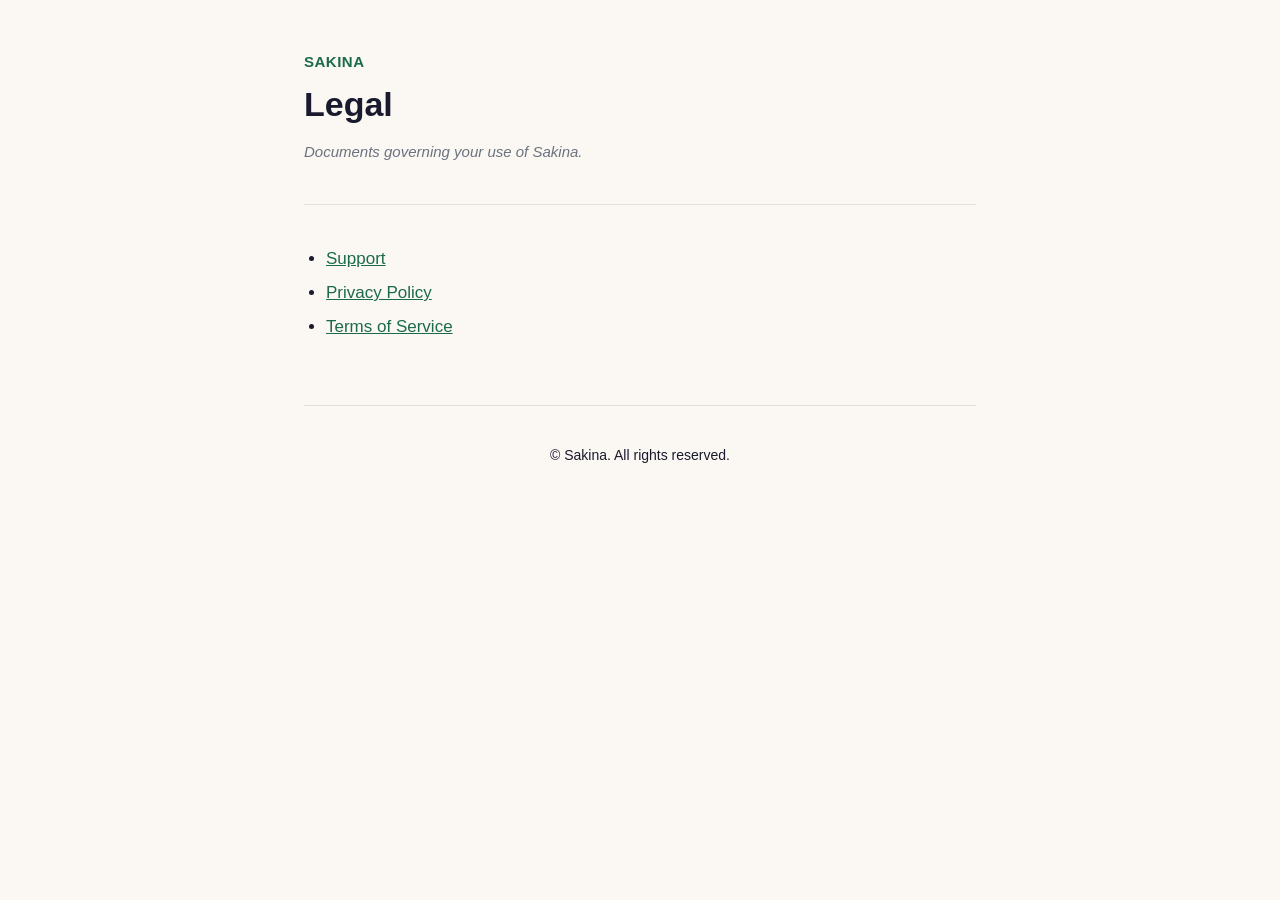
<file: index.html>
<!DOCTYPE html>
<html lang="en">
<head>
<meta charset="utf-8" />
<meta name="viewport" content="width=device-width, initial-scale=1" />
<title>Sakina — Legal</title>
<link rel="stylesheet" href="style.css" />
</head>
<body>
<main class="container">
  <header>
    <span class="brand">Sakina</span>
    <h1>Legal</h1>
    <p class="effective-date">Documents governing your use of Sakina.</p>
  </header>

  <ul>
    <li><a href="support.html">Support</a></li>
    <li><a href="privacy.html">Privacy Policy</a></li>
    <li><a href="terms.html">Terms of Service</a></li>
  </ul>

  <footer>
    <p>© Sakina. All rights reserved.</p>
  </footer>
</main>
</body>
</html>
</file>
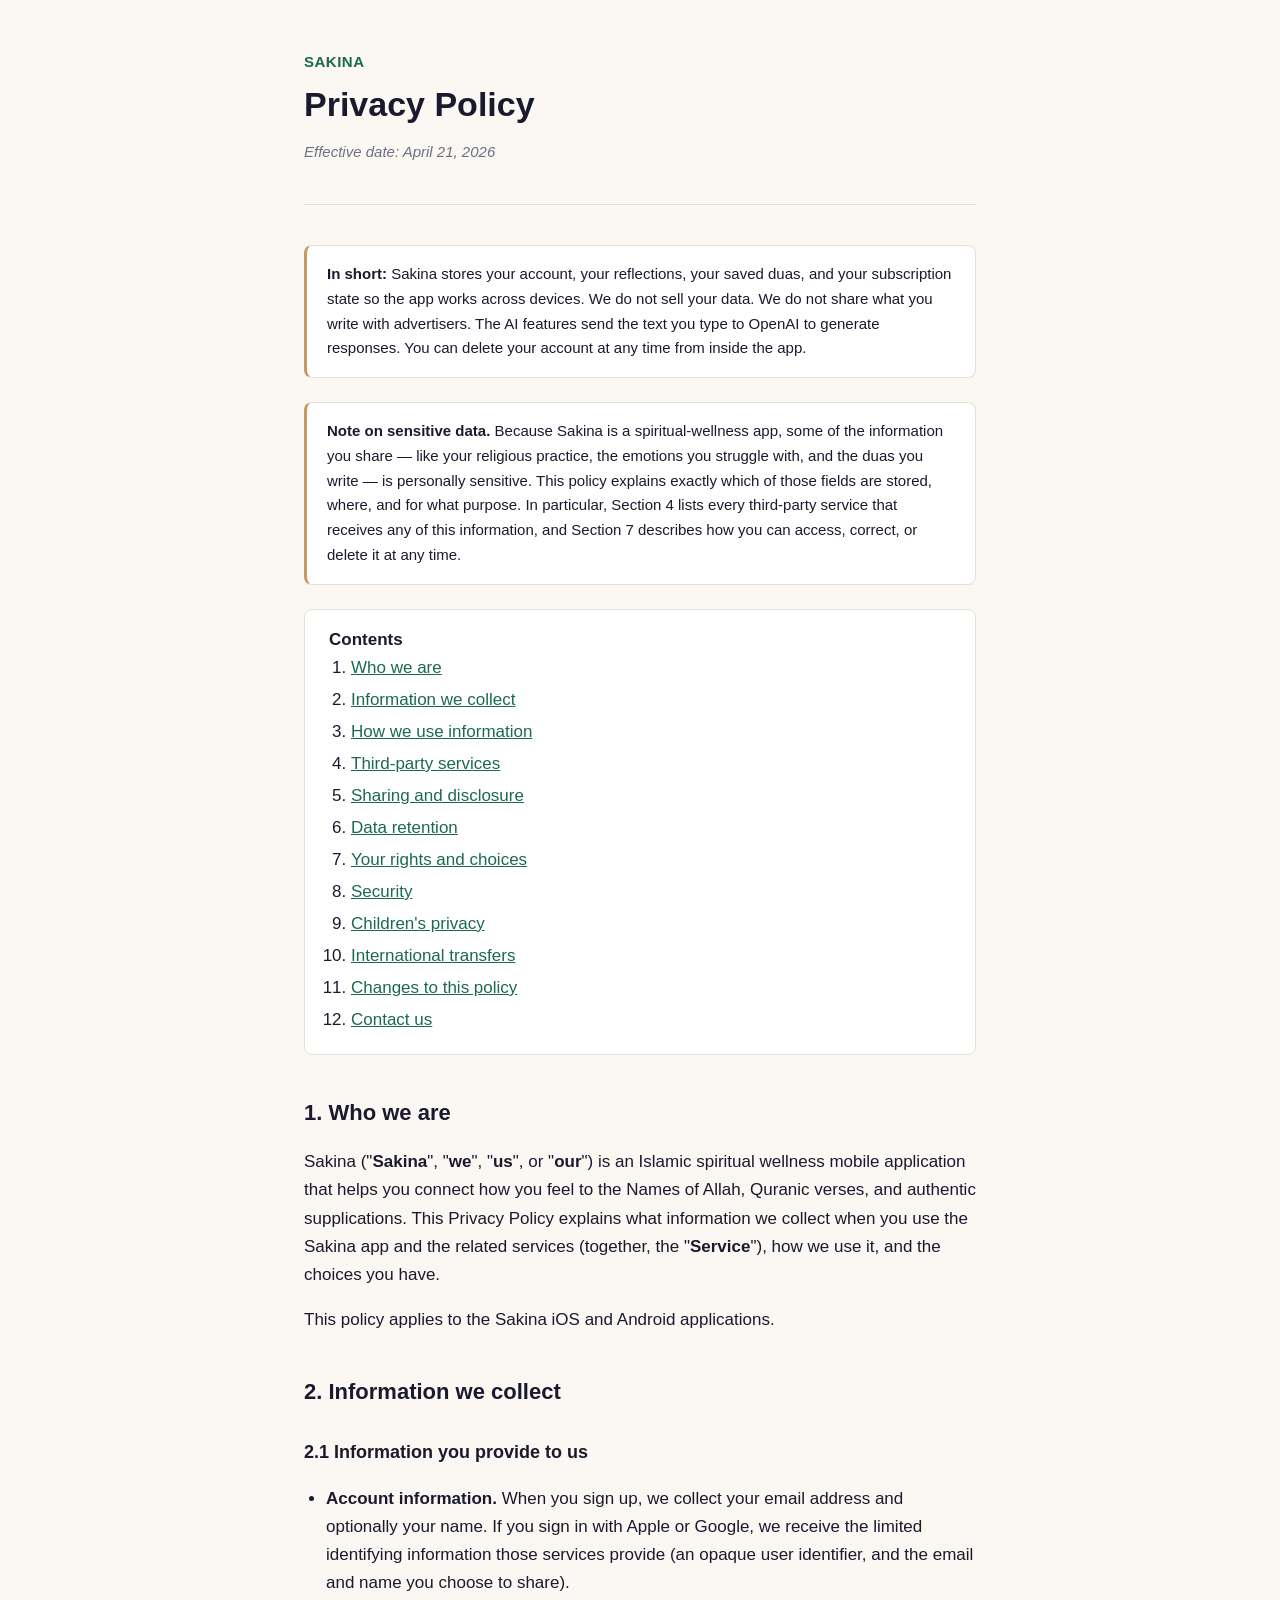
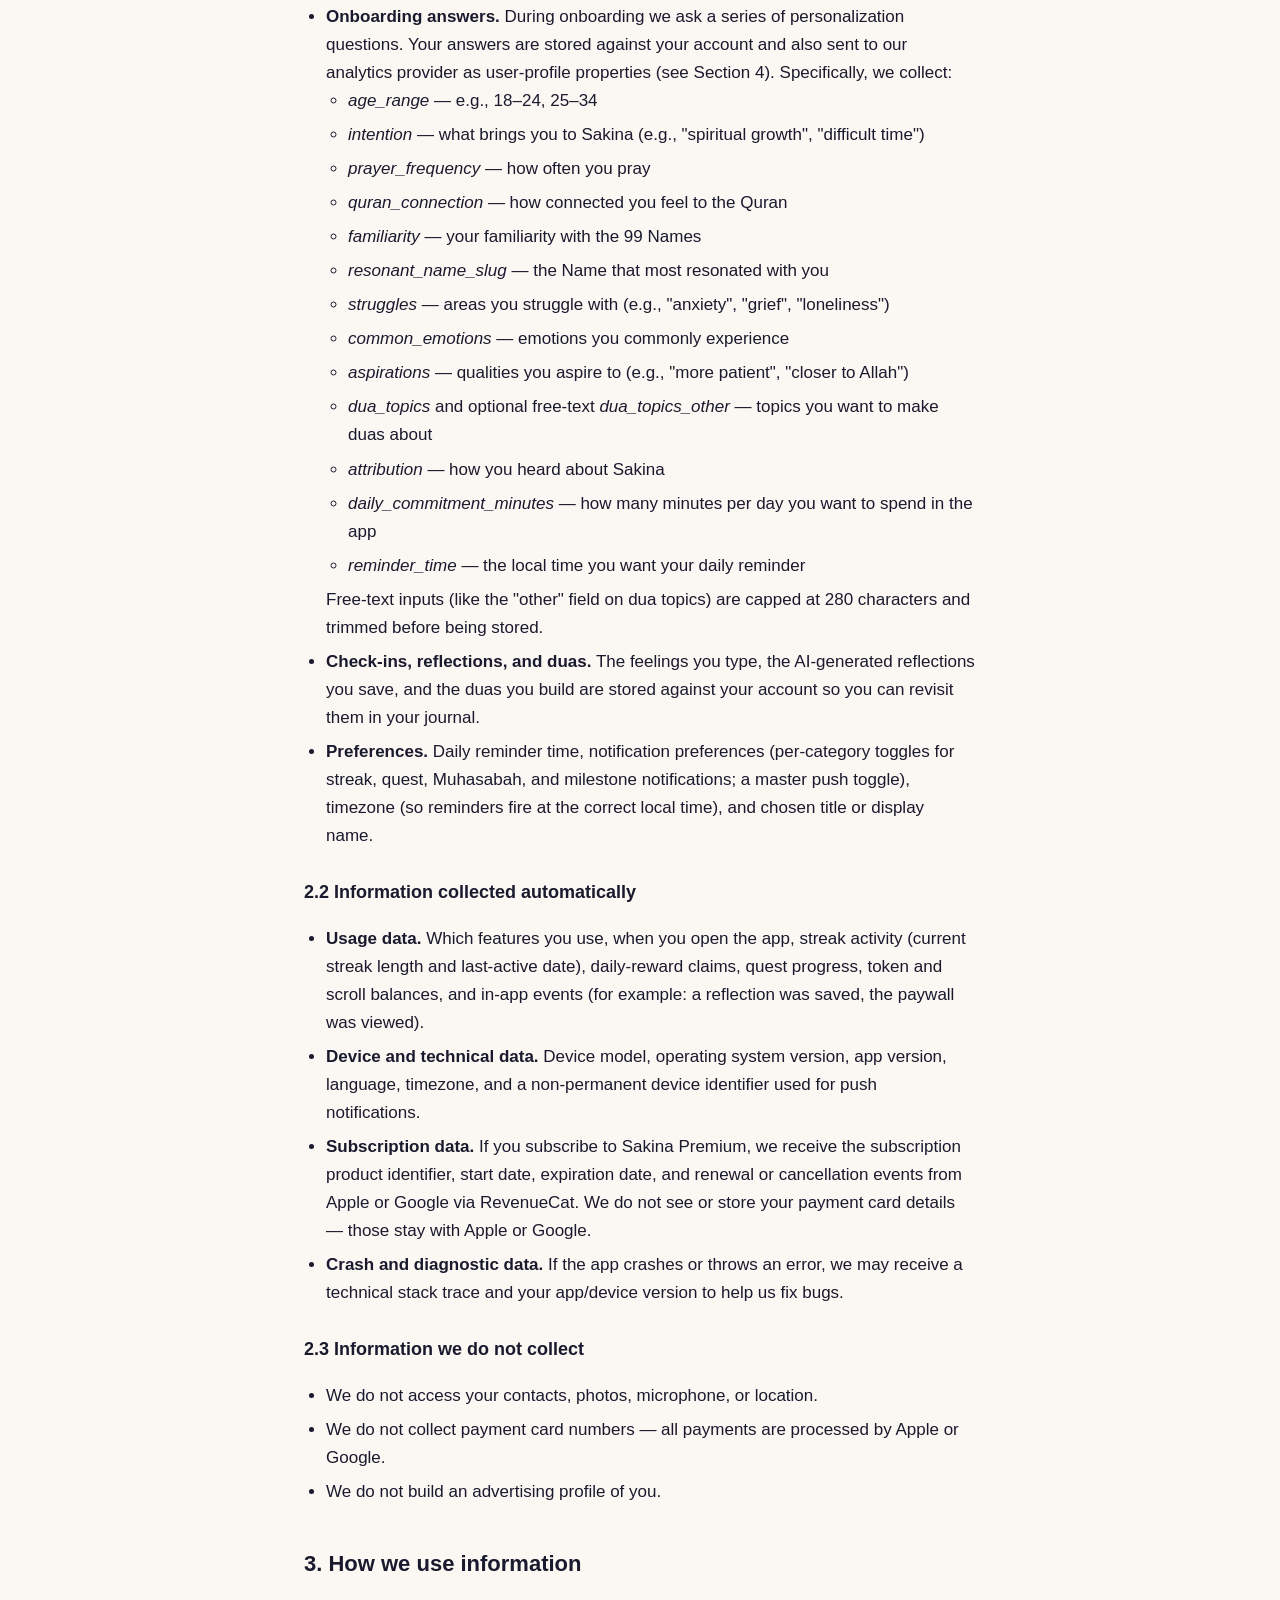
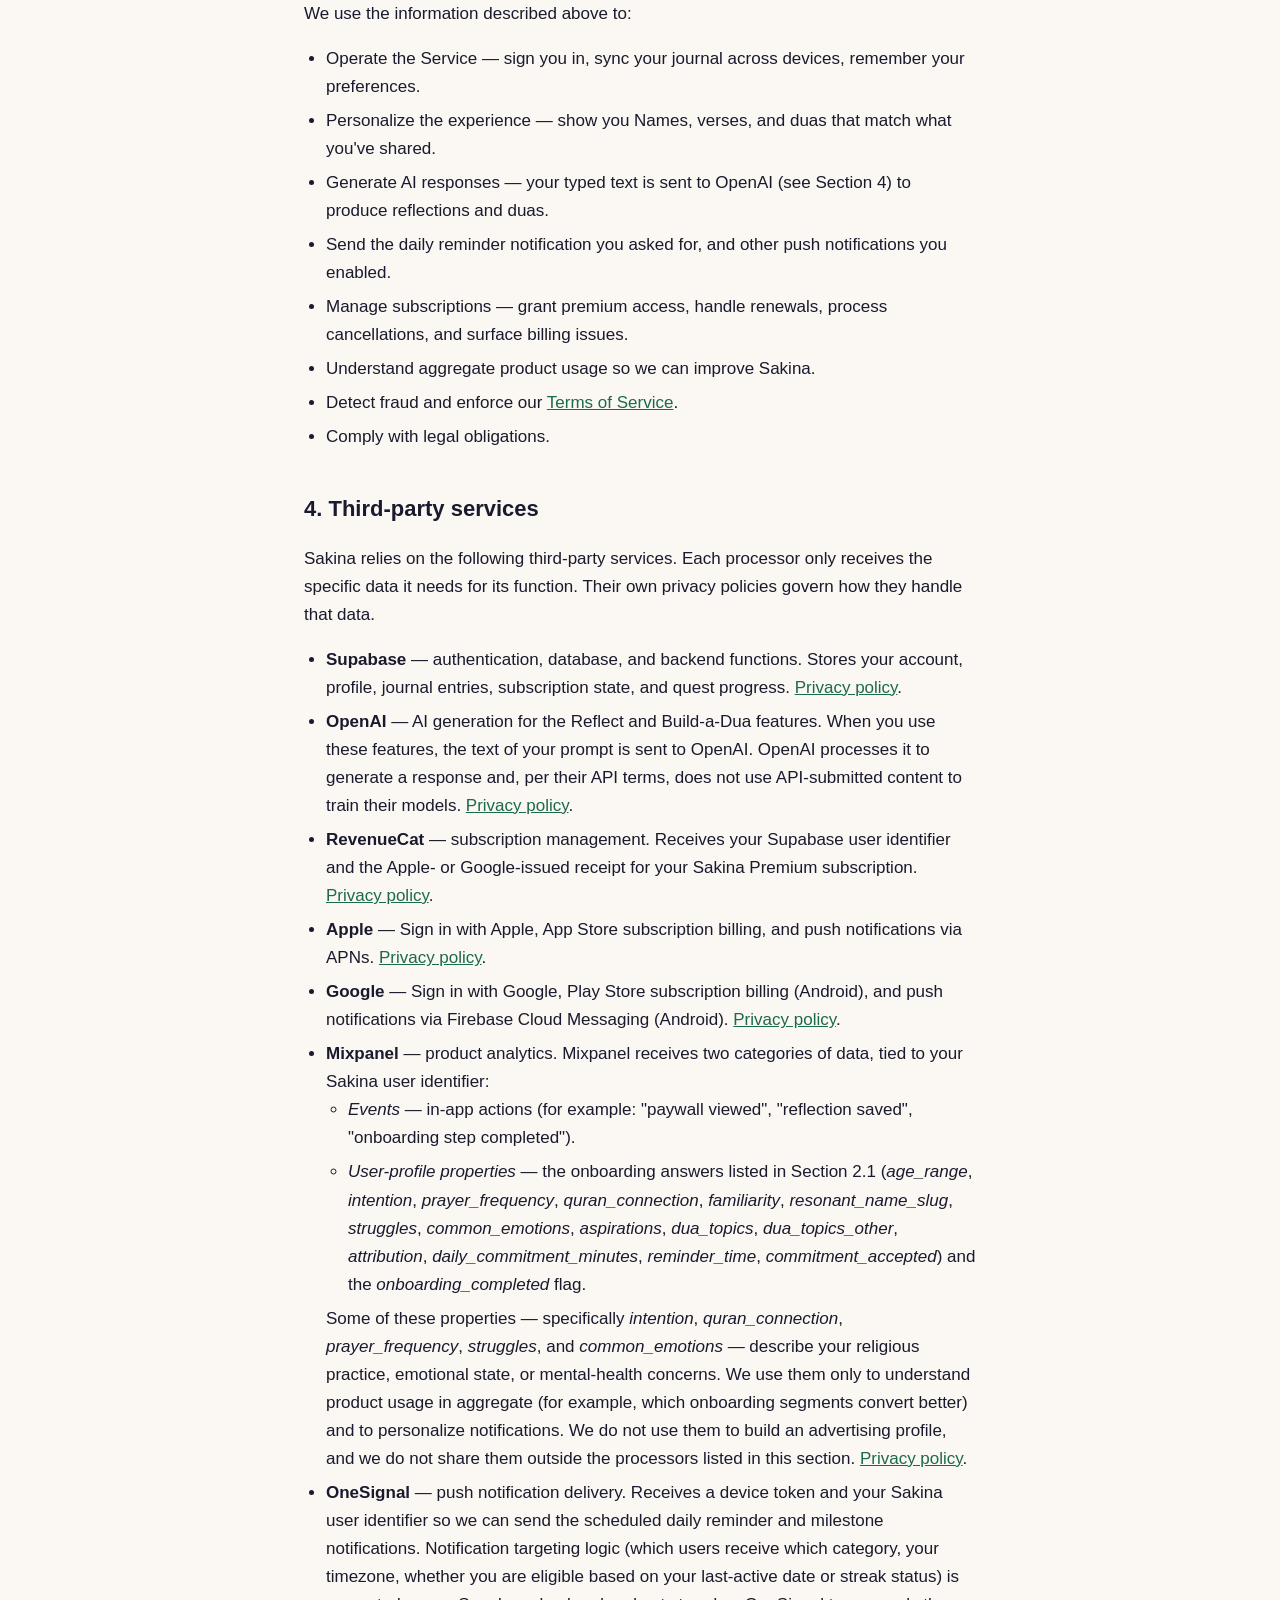
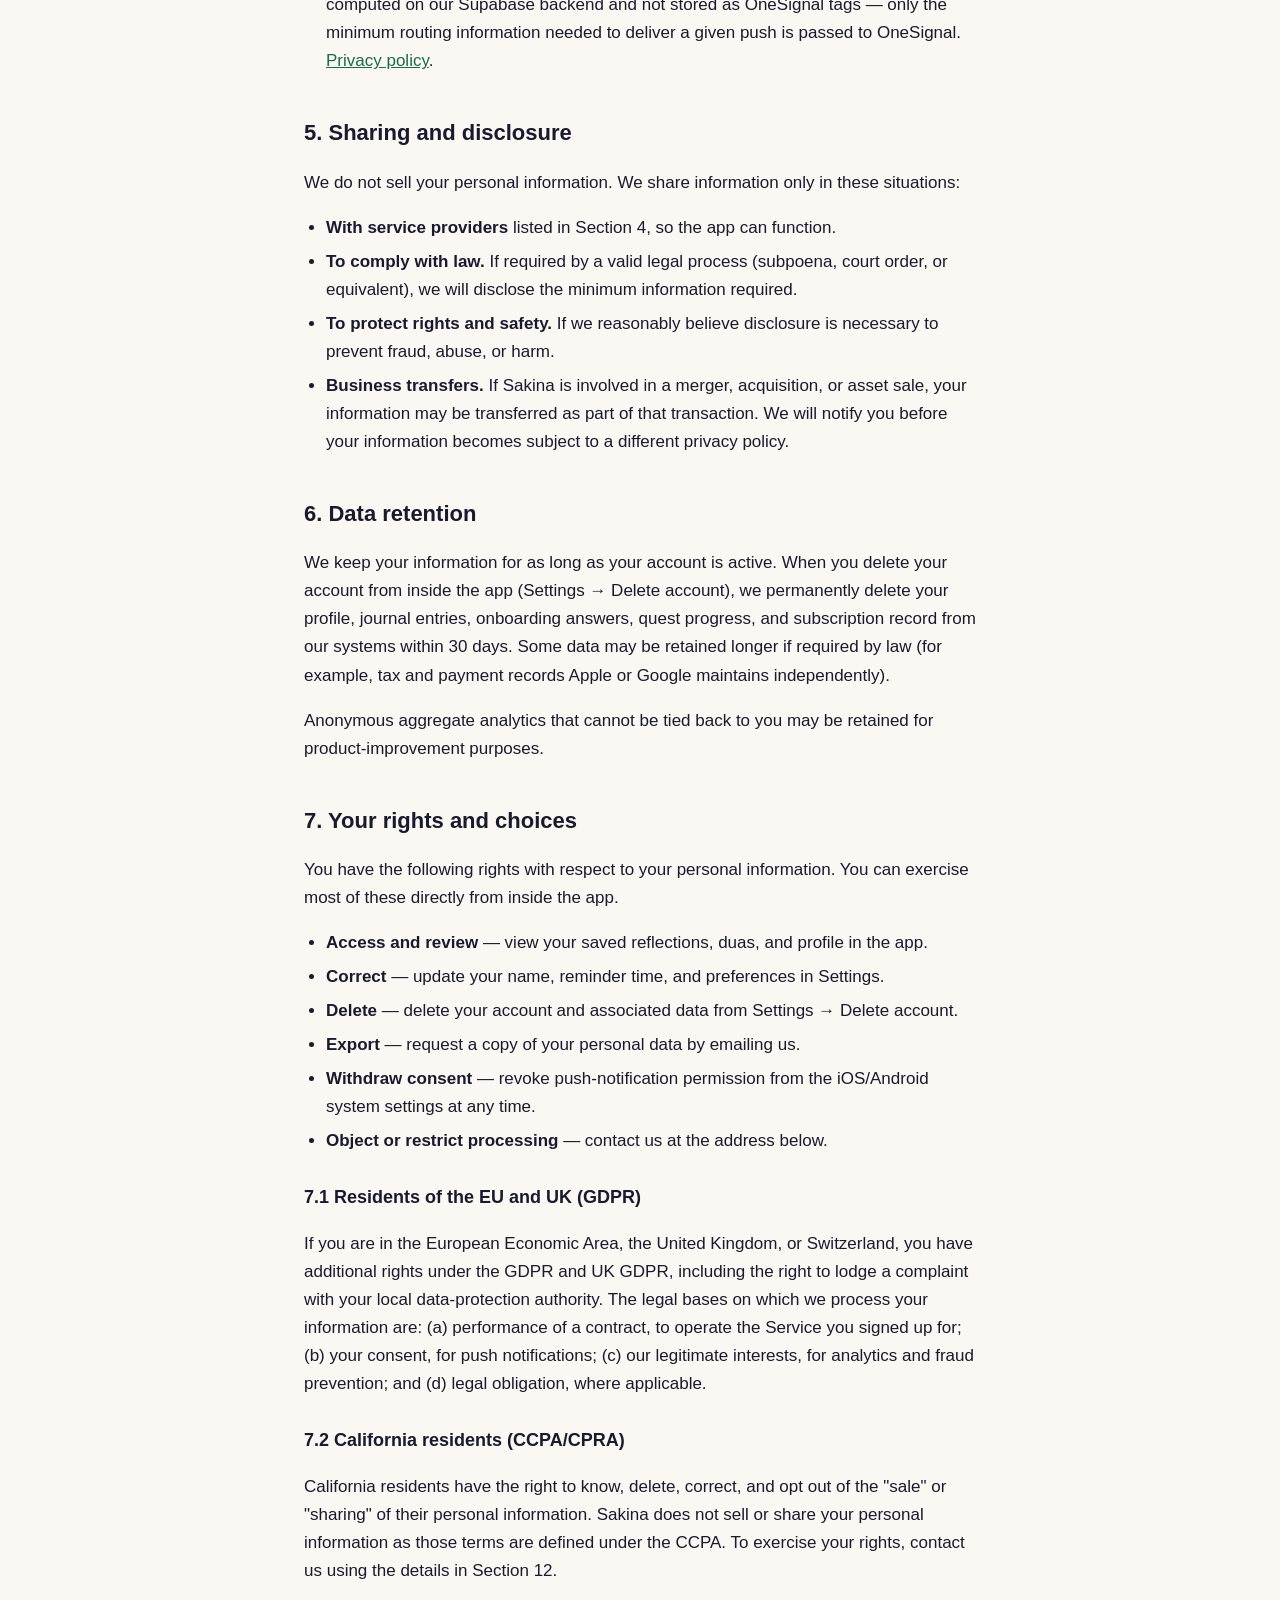
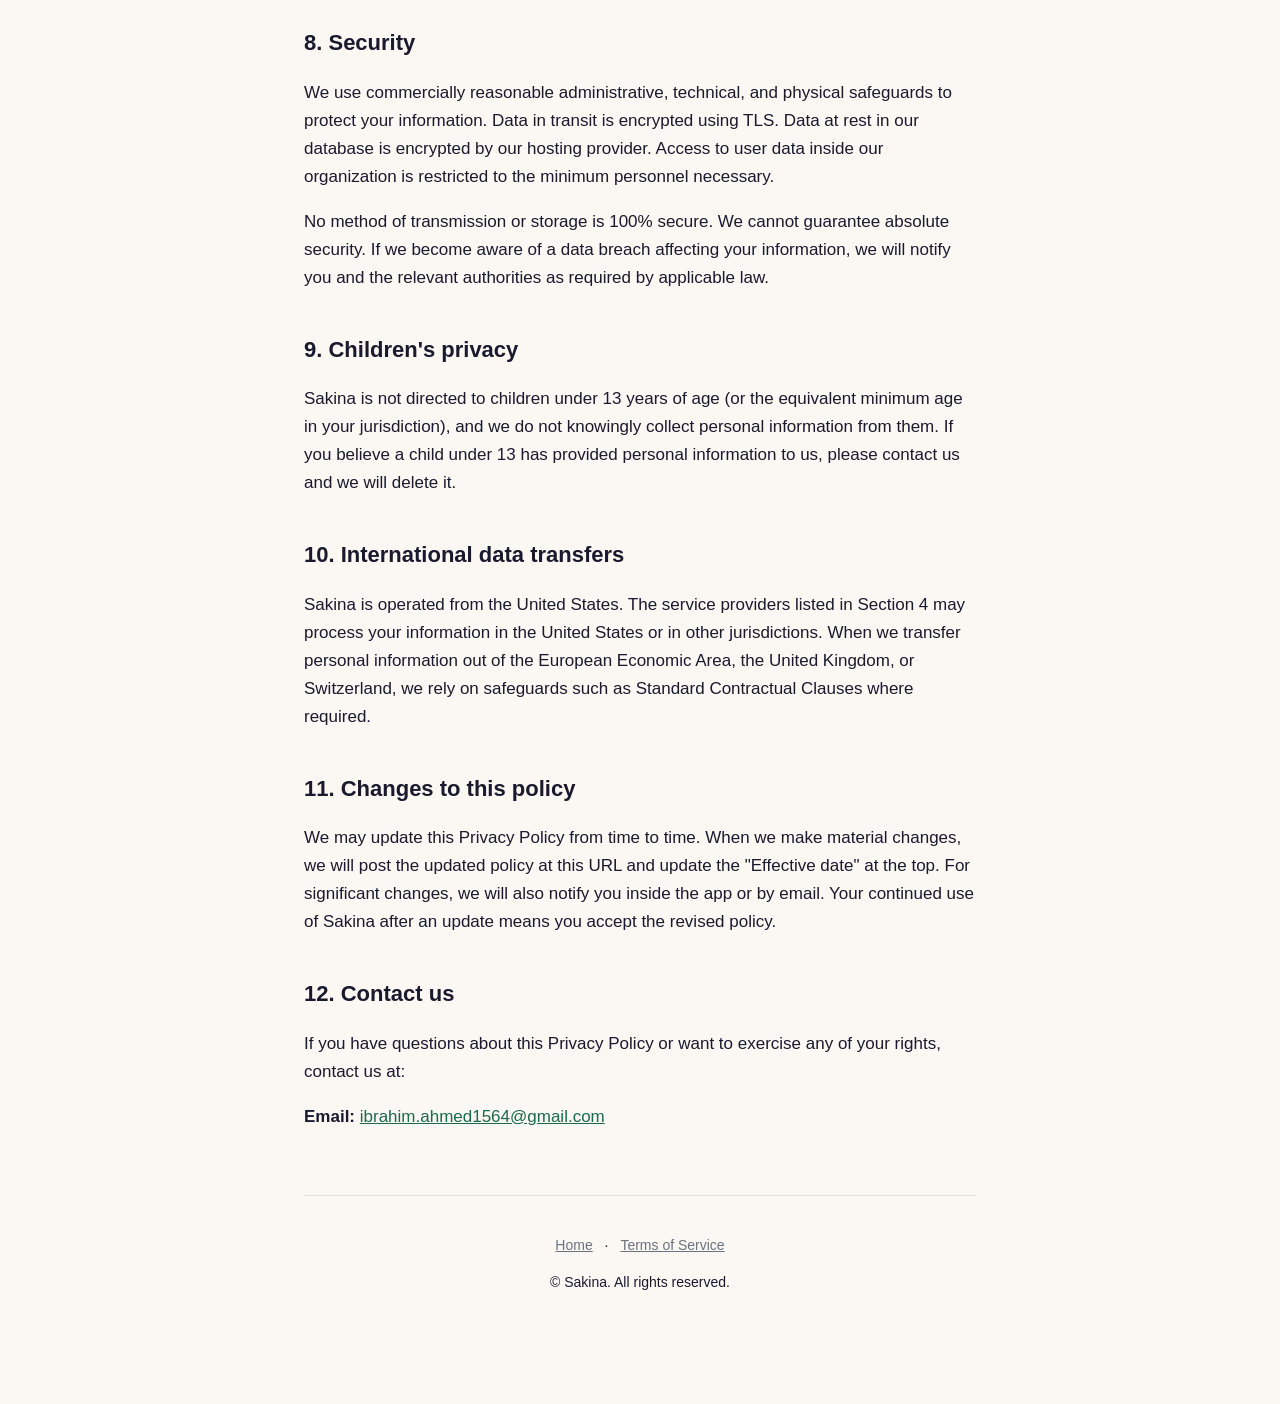
<file: privacy.html>
<!DOCTYPE html>
<html lang="en">
<head>
<meta charset="utf-8" />
<meta name="viewport" content="width=device-width, initial-scale=1" />
<title>Privacy Policy — Sakina</title>
<link rel="stylesheet" href="style.css" />
</head>
<body>
<main class="container">
  <header>
    <a class="brand" href="index.html">Sakina</a>
    <h1>Privacy Policy</h1>
    <p class="effective-date">Effective date: April 21, 2026</p>
  </header>

  <div class="notice">
    <strong>In short:</strong> Sakina stores your account, your reflections, your saved duas,
    and your subscription state so the app works across devices. We do not sell your data.
    We do not share what you write with advertisers. The AI features send the text you type
    to OpenAI to generate responses. You can delete your account at any time from inside the app.
  </div>

  <div class="notice">
    <strong>Note on sensitive data.</strong> Because Sakina is a spiritual-wellness app, some
    of the information you share — like your religious practice, the emotions you struggle
    with, and the duas you write — is personally sensitive. This policy explains exactly
    which of those fields are stored, where, and for what purpose. In particular, Section 4
    lists every third-party service that receives any of this information, and Section 7
    describes how you can access, correct, or delete it at any time.
  </div>

  <div class="toc">
    <strong>Contents</strong>
    <ol>
      <li><a href="#who-we-are">Who we are</a></li>
      <li><a href="#information-we-collect">Information we collect</a></li>
      <li><a href="#how-we-use-information">How we use information</a></li>
      <li><a href="#third-parties">Third-party services</a></li>
      <li><a href="#sharing">Sharing and disclosure</a></li>
      <li><a href="#retention">Data retention</a></li>
      <li><a href="#rights">Your rights and choices</a></li>
      <li><a href="#security">Security</a></li>
      <li><a href="#children">Children's privacy</a></li>
      <li><a href="#international">International transfers</a></li>
      <li><a href="#changes">Changes to this policy</a></li>
      <li><a href="#contact">Contact us</a></li>
    </ol>
  </div>

  <h2 id="who-we-are">1. Who we are</h2>
  <p>
    Sakina ("<strong>Sakina</strong>", "<strong>we</strong>", "<strong>us</strong>", or
    "<strong>our</strong>") is an Islamic spiritual wellness mobile application that helps
    you connect how you feel to the Names of Allah, Quranic verses, and authentic
    supplications. This Privacy Policy explains what information we collect when you use
    the Sakina app and the related services (together, the "<strong>Service</strong>"),
    how we use it, and the choices you have.
  </p>
  <p>
    This policy applies to the Sakina iOS and Android applications.
  </p>

  <h2 id="information-we-collect">2. Information we collect</h2>

  <h3>2.1 Information you provide to us</h3>
  <ul>
    <li>
      <strong>Account information.</strong> When you sign up, we collect your email address
      and optionally your name. If you sign in with Apple or Google, we receive the limited
      identifying information those services provide (an opaque user identifier, and the
      email and name you choose to share).
    </li>
    <li>
      <strong>Onboarding answers.</strong> During onboarding we ask a series of personalization
      questions. Your answers are stored against your account and also sent to our analytics
      provider as user-profile properties (see Section 4). Specifically, we collect:
      <ul>
        <li><em>age_range</em> — e.g., 18–24, 25–34</li>
        <li><em>intention</em> — what brings you to Sakina (e.g., "spiritual growth", "difficult time")</li>
        <li><em>prayer_frequency</em> — how often you pray</li>
        <li><em>quran_connection</em> — how connected you feel to the Quran</li>
        <li><em>familiarity</em> — your familiarity with the 99 Names</li>
        <li><em>resonant_name_slug</em> — the Name that most resonated with you</li>
        <li><em>struggles</em> — areas you struggle with (e.g., "anxiety", "grief", "loneliness")</li>
        <li><em>common_emotions</em> — emotions you commonly experience</li>
        <li><em>aspirations</em> — qualities you aspire to (e.g., "more patient", "closer to Allah")</li>
        <li><em>dua_topics</em> and optional free-text <em>dua_topics_other</em> — topics you want to make duas about</li>
        <li><em>attribution</em> — how you heard about Sakina</li>
        <li><em>daily_commitment_minutes</em> — how many minutes per day you want to spend in the app</li>
        <li><em>reminder_time</em> — the local time you want your daily reminder</li>
      </ul>
      Free-text inputs (like the "other" field on dua topics) are capped at 280 characters
      and trimmed before being stored.
    </li>
    <li>
      <strong>Check-ins, reflections, and duas.</strong> The feelings you type, the AI-generated
      reflections you save, and the duas you build are stored against your account so you can
      revisit them in your journal.
    </li>
    <li>
      <strong>Preferences.</strong> Daily reminder time, notification preferences (per-category
      toggles for streak, quest, Muhasabah, and milestone notifications; a master push toggle),
      timezone (so reminders fire at the correct local time), and chosen title or display name.
    </li>
  </ul>

  <h3>2.2 Information collected automatically</h3>
  <ul>
    <li>
      <strong>Usage data.</strong> Which features you use, when you open the app, streak
      activity (current streak length and last-active date), daily-reward claims, quest
      progress, token and scroll balances, and in-app events (for example: a reflection was
      saved, the paywall was viewed).
    </li>
    <li>
      <strong>Device and technical data.</strong> Device model, operating system version,
      app version, language, timezone, and a non-permanent device identifier used for push
      notifications.
    </li>
    <li>
      <strong>Subscription data.</strong> If you subscribe to Sakina Premium, we receive the
      subscription product identifier, start date, expiration date, and renewal or cancellation
      events from Apple or Google via RevenueCat. We do not see or store your payment card
      details — those stay with Apple or Google.
    </li>
    <li>
      <strong>Crash and diagnostic data.</strong> If the app crashes or throws an error, we
      may receive a technical stack trace and your app/device version to help us fix bugs.
    </li>
  </ul>

  <h3>2.3 Information we do not collect</h3>
  <ul>
    <li>We do not access your contacts, photos, microphone, or location.</li>
    <li>We do not collect payment card numbers — all payments are processed by Apple or Google.</li>
    <li>We do not build an advertising profile of you.</li>
  </ul>

  <h2 id="how-we-use-information">3. How we use information</h2>
  <p>We use the information described above to:</p>
  <ul>
    <li>Operate the Service — sign you in, sync your journal across devices, remember your preferences.</li>
    <li>Personalize the experience — show you Names, verses, and duas that match what you've shared.</li>
    <li>Generate AI responses — your typed text is sent to OpenAI (see Section 4) to produce reflections and duas.</li>
    <li>Send the daily reminder notification you asked for, and other push notifications you enabled.</li>
    <li>Manage subscriptions — grant premium access, handle renewals, process cancellations, and surface billing issues.</li>
    <li>Understand aggregate product usage so we can improve Sakina.</li>
    <li>Detect fraud and enforce our <a href="terms.html">Terms of Service</a>.</li>
    <li>Comply with legal obligations.</li>
  </ul>

  <h2 id="third-parties">4. Third-party services</h2>
  <p>
    Sakina relies on the following third-party services. Each processor only receives the
    specific data it needs for its function. Their own privacy policies govern how they
    handle that data.
  </p>
  <ul>
    <li>
      <strong>Supabase</strong> — authentication, database, and backend functions. Stores
      your account, profile, journal entries, subscription state, and quest progress.
      <a href="https://supabase.com/privacy" target="_blank" rel="noopener">Privacy policy</a>.
    </li>
    <li>
      <strong>OpenAI</strong> — AI generation for the Reflect and Build-a-Dua features. When you
      use these features, the text of your prompt is sent to OpenAI. OpenAI processes it to
      generate a response and, per their API terms, does not use API-submitted content to
      train their models.
      <a href="https://openai.com/policies/privacy-policy" target="_blank" rel="noopener">Privacy policy</a>.
    </li>
    <li>
      <strong>RevenueCat</strong> — subscription management. Receives your Supabase user
      identifier and the Apple- or Google-issued receipt for your Sakina Premium subscription.
      <a href="https://www.revenuecat.com/privacy" target="_blank" rel="noopener">Privacy policy</a>.
    </li>
    <li>
      <strong>Apple</strong> — Sign in with Apple, App Store subscription billing, and push
      notifications via APNs.
      <a href="https://www.apple.com/legal/privacy/" target="_blank" rel="noopener">Privacy policy</a>.
    </li>
    <li>
      <strong>Google</strong> — Sign in with Google, Play Store subscription billing (Android),
      and push notifications via Firebase Cloud Messaging (Android).
      <a href="https://policies.google.com/privacy" target="_blank" rel="noopener">Privacy policy</a>.
    </li>
    <li>
      <strong>Mixpanel</strong> — product analytics. Mixpanel receives two categories of data,
      tied to your Sakina user identifier:
      <ul>
        <li>
          <em>Events</em> — in-app actions (for example: "paywall viewed", "reflection saved",
          "onboarding step completed").
        </li>
        <li>
          <em>User-profile properties</em> — the onboarding answers listed in Section 2.1
          (<em>age_range</em>, <em>intention</em>, <em>prayer_frequency</em>,
          <em>quran_connection</em>, <em>familiarity</em>, <em>resonant_name_slug</em>,
          <em>struggles</em>, <em>common_emotions</em>, <em>aspirations</em>,
          <em>dua_topics</em>, <em>dua_topics_other</em>, <em>attribution</em>,
          <em>daily_commitment_minutes</em>, <em>reminder_time</em>,
          <em>commitment_accepted</em>) and the <em>onboarding_completed</em> flag.
        </li>
      </ul>
      Some of these properties — specifically <em>intention</em>, <em>quran_connection</em>,
      <em>prayer_frequency</em>, <em>struggles</em>, and <em>common_emotions</em> — describe
      your religious practice, emotional state, or mental-health concerns. We use them only to
      understand product usage in aggregate (for example, which onboarding segments convert
      better) and to personalize notifications. We do not use them to build an advertising
      profile, and we do not share them outside the processors listed in this section.
      <a href="https://mixpanel.com/legal/privacy-policy/" target="_blank" rel="noopener">Privacy policy</a>.
    </li>
    <li>
      <strong>OneSignal</strong> — push notification delivery. Receives a device token and
      your Sakina user identifier so we can send the scheduled daily reminder and milestone
      notifications. Notification targeting logic (which users receive which category, your
      timezone, whether you are eligible based on your last-active date or streak status) is
      computed on our Supabase backend and not stored as OneSignal tags — only the minimum
      routing information needed to deliver a given push is passed to OneSignal.
      <a href="https://onesignal.com/privacy_policy" target="_blank" rel="noopener">Privacy policy</a>.
    </li>
  </ul>

  <h2 id="sharing">5. Sharing and disclosure</h2>
  <p>We do not sell your personal information. We share information only in these situations:</p>
  <ul>
    <li>
      <strong>With service providers</strong> listed in Section 4, so the app can function.
    </li>
    <li>
      <strong>To comply with law.</strong> If required by a valid legal process (subpoena,
      court order, or equivalent), we will disclose the minimum information required.
    </li>
    <li>
      <strong>To protect rights and safety.</strong> If we reasonably believe disclosure
      is necessary to prevent fraud, abuse, or harm.
    </li>
    <li>
      <strong>Business transfers.</strong> If Sakina is involved in a merger, acquisition, or
      asset sale, your information may be transferred as part of that transaction. We will
      notify you before your information becomes subject to a different privacy policy.
    </li>
  </ul>

  <h2 id="retention">6. Data retention</h2>
  <p>
    We keep your information for as long as your account is active. When you delete your
    account from inside the app (Settings → Delete account), we permanently delete your
    profile, journal entries, onboarding answers, quest progress, and subscription record
    from our systems within 30 days. Some data may be retained longer if required by law
    (for example, tax and payment records Apple or Google maintains independently).
  </p>
  <p>
    Anonymous aggregate analytics that cannot be tied back to you may be retained for
    product-improvement purposes.
  </p>

  <h2 id="rights">7. Your rights and choices</h2>
  <p>
    You have the following rights with respect to your personal information. You can
    exercise most of these directly from inside the app.
  </p>
  <ul>
    <li><strong>Access and review</strong> — view your saved reflections, duas, and profile in the app.</li>
    <li><strong>Correct</strong> — update your name, reminder time, and preferences in Settings.</li>
    <li><strong>Delete</strong> — delete your account and associated data from Settings → Delete account.</li>
    <li><strong>Export</strong> — request a copy of your personal data by emailing us.</li>
    <li><strong>Withdraw consent</strong> — revoke push-notification permission from the iOS/Android system settings at any time.</li>
    <li><strong>Object or restrict processing</strong> — contact us at the address below.</li>
  </ul>

  <h3>7.1 Residents of the EU and UK (GDPR)</h3>
  <p>
    If you are in the European Economic Area, the United Kingdom, or Switzerland, you have
    additional rights under the GDPR and UK GDPR, including the right to lodge a complaint
    with your local data-protection authority. The legal bases on which we process your
    information are: (a) performance of a contract, to operate the Service you signed up for;
    (b) your consent, for push notifications; (c) our legitimate interests, for analytics and
    fraud prevention; and (d) legal obligation, where applicable.
  </p>

  <h3>7.2 California residents (CCPA/CPRA)</h3>
  <p>
    California residents have the right to know, delete, correct, and opt out of the "sale"
    or "sharing" of their personal information. Sakina does not sell or share your personal
    information as those terms are defined under the CCPA. To exercise your rights, contact
    us using the details in Section 12.
  </p>

  <h2 id="security">8. Security</h2>
  <p>
    We use commercially reasonable administrative, technical, and physical safeguards to
    protect your information. Data in transit is encrypted using TLS. Data at rest in our
    database is encrypted by our hosting provider. Access to user data inside our
    organization is restricted to the minimum personnel necessary.
  </p>
  <p>
    No method of transmission or storage is 100% secure. We cannot guarantee absolute security.
    If we become aware of a data breach affecting your information, we will notify you and
    the relevant authorities as required by applicable law.
  </p>

  <h2 id="children">9. Children's privacy</h2>
  <p>
    Sakina is not directed to children under 13 years of age (or the equivalent minimum age
    in your jurisdiction), and we do not knowingly collect personal information from them.
    If you believe a child under 13 has provided personal information to us, please contact
    us and we will delete it.
  </p>

  <h2 id="international">10. International data transfers</h2>
  <p>
    Sakina is operated from the United States. The service providers listed in Section 4
    may process your information in the United States or in other jurisdictions. When we
    transfer personal information out of the European Economic Area, the United Kingdom, or
    Switzerland, we rely on safeguards such as Standard Contractual Clauses where required.
  </p>

  <h2 id="changes">11. Changes to this policy</h2>
  <p>
    We may update this Privacy Policy from time to time. When we make material changes, we
    will post the updated policy at this URL and update the "Effective date" at the top.
    For significant changes, we will also notify you inside the app or by email. Your
    continued use of Sakina after an update means you accept the revised policy.
  </p>

  <h2 id="contact">12. Contact us</h2>
  <p>
    If you have questions about this Privacy Policy or want to exercise any of your rights,
    contact us at:
  </p>
  <p>
    <strong>Email:</strong> <a href="mailto:ibrahim.ahmed1564@gmail.com">ibrahim.ahmed1564@gmail.com</a>
  </p>

  <footer>
    <p>
      <a href="index.html">Home</a> ·
      <a href="terms.html">Terms of Service</a>
    </p>
    <p>© Sakina. All rights reserved.</p>
  </footer>
</main>
</body>
</html>
</file>
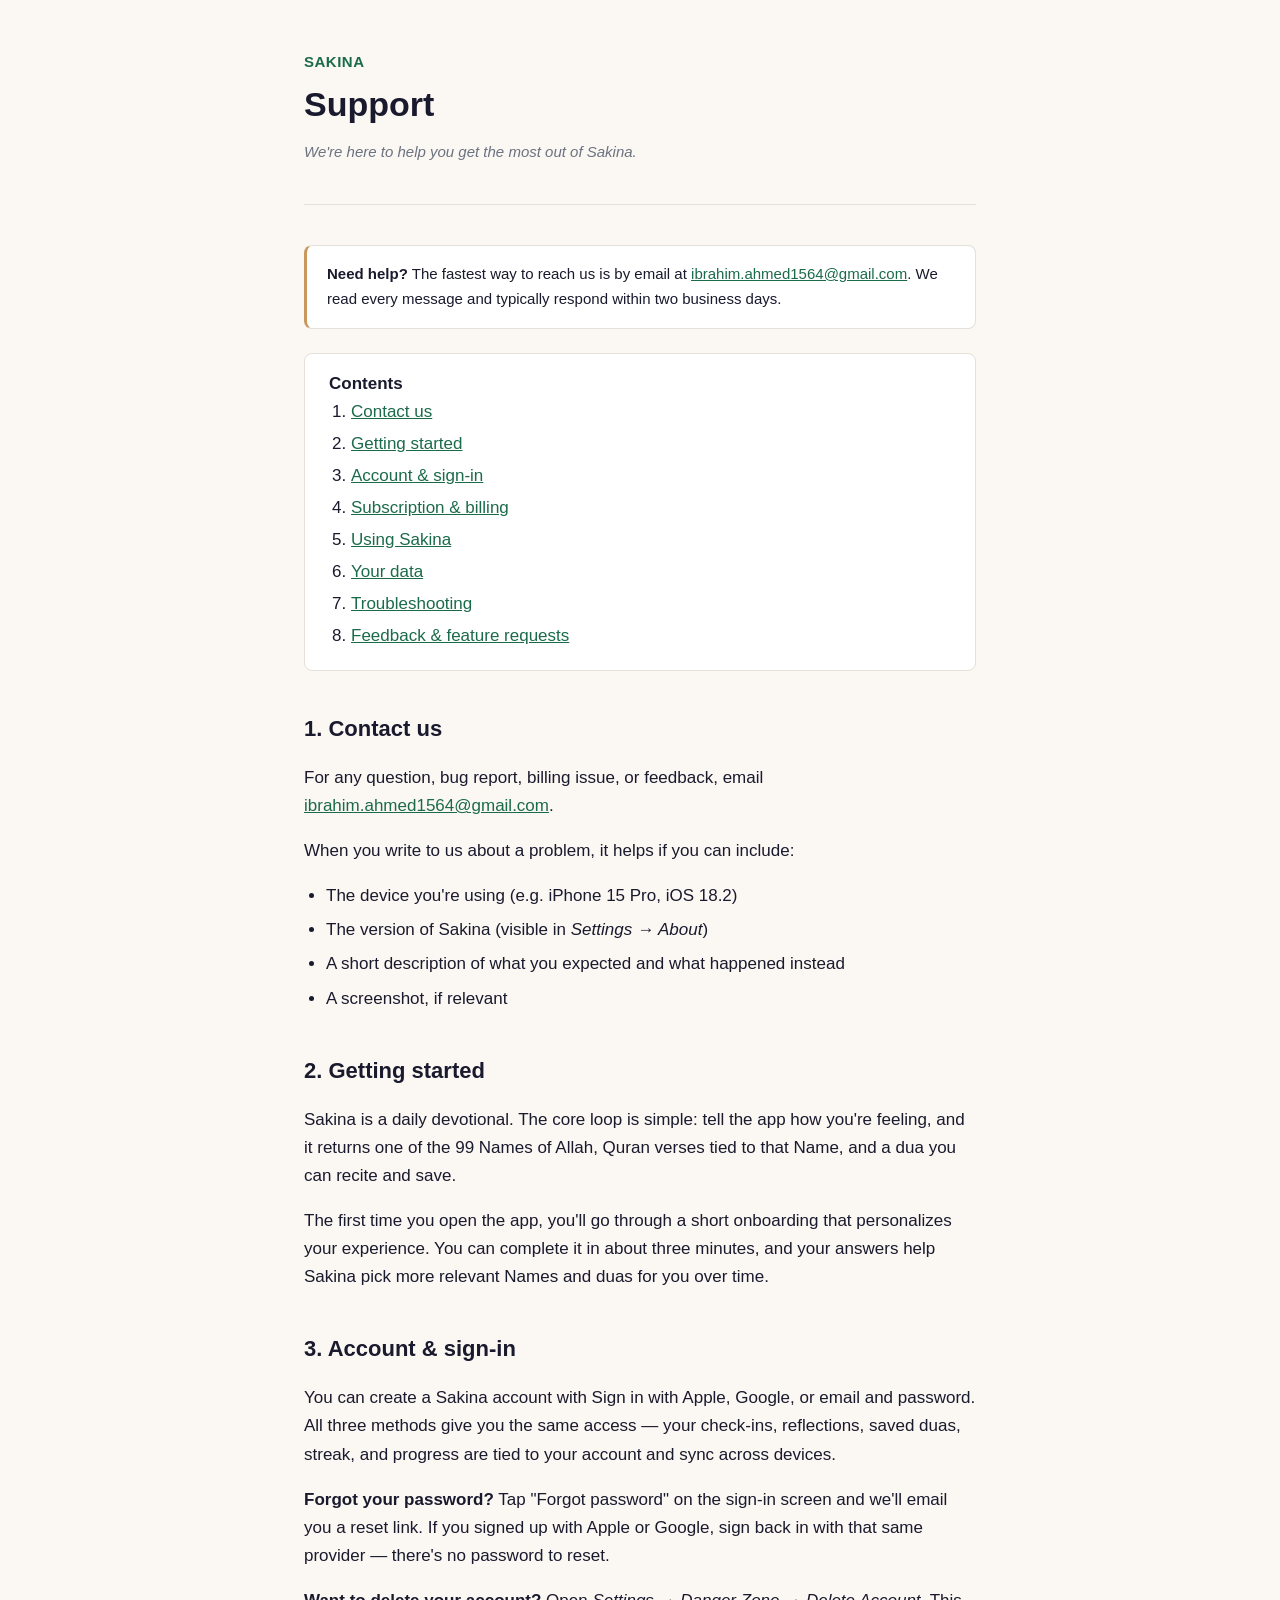
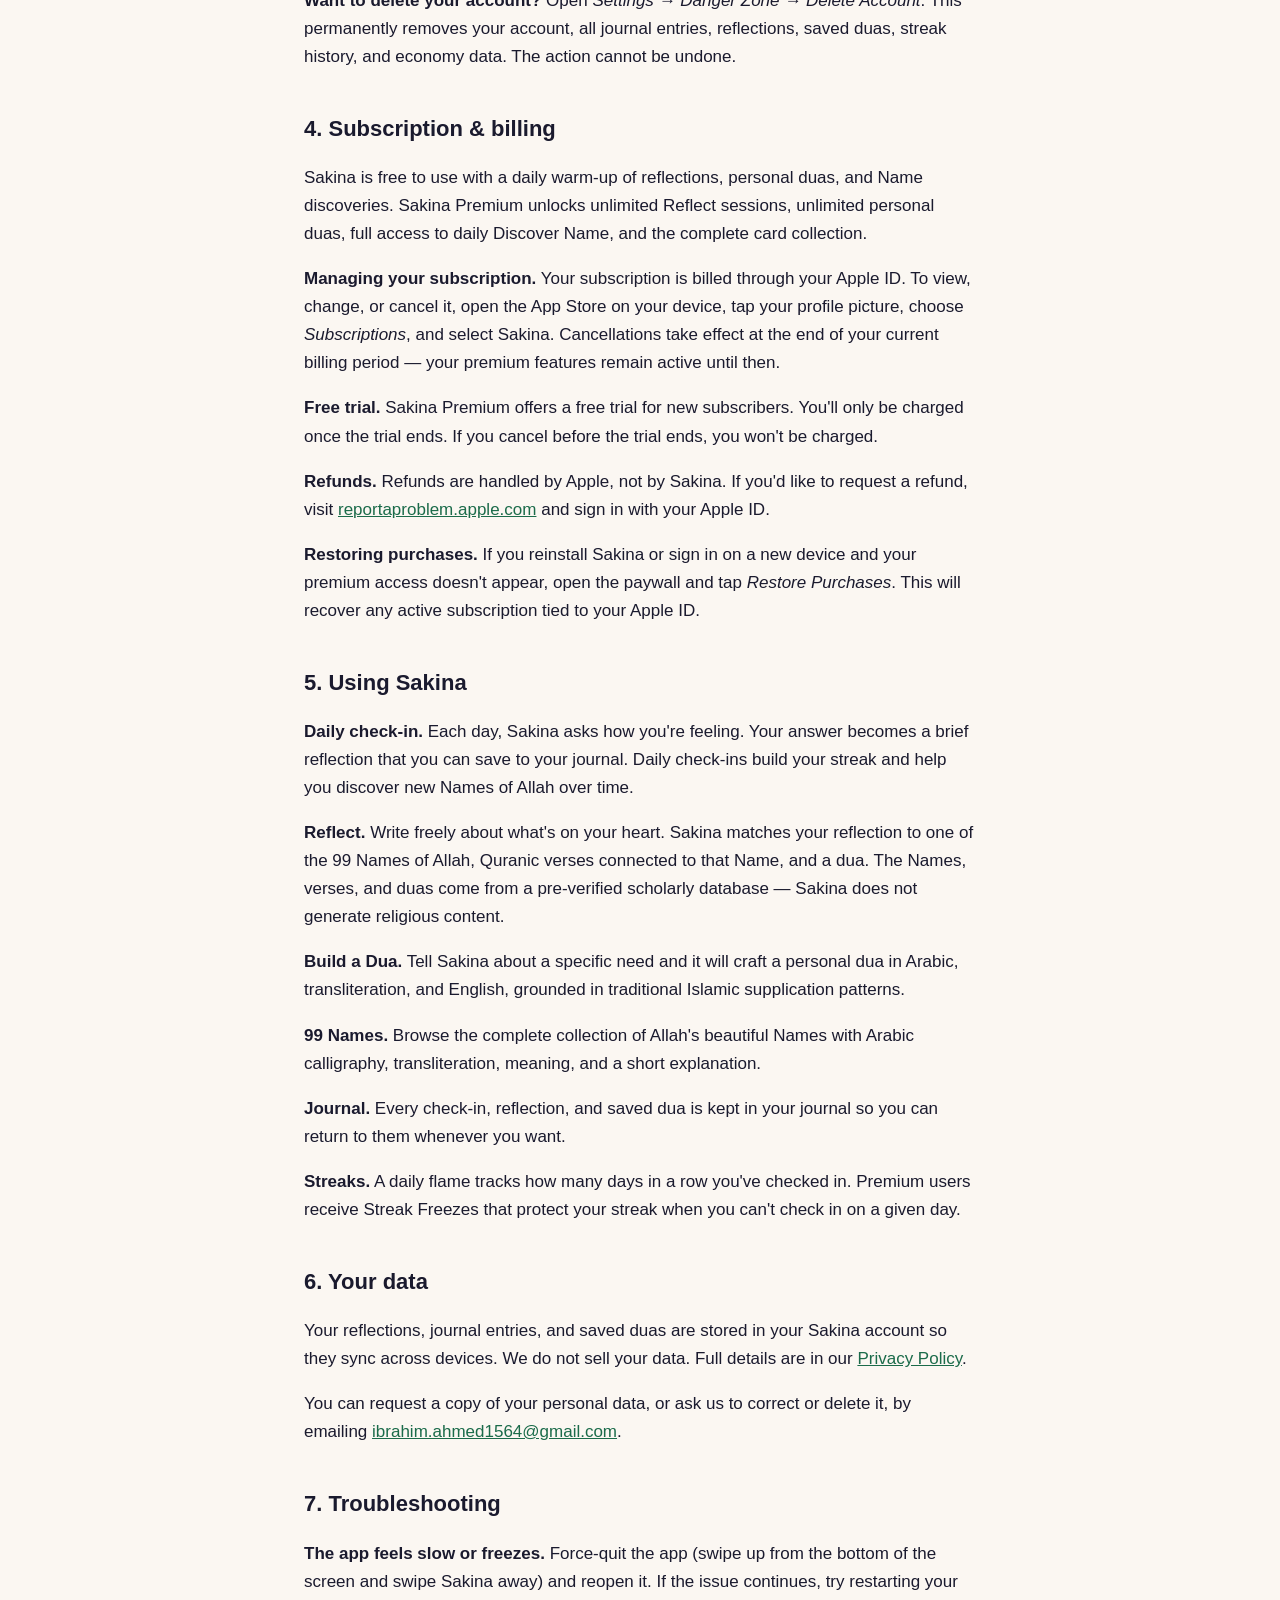
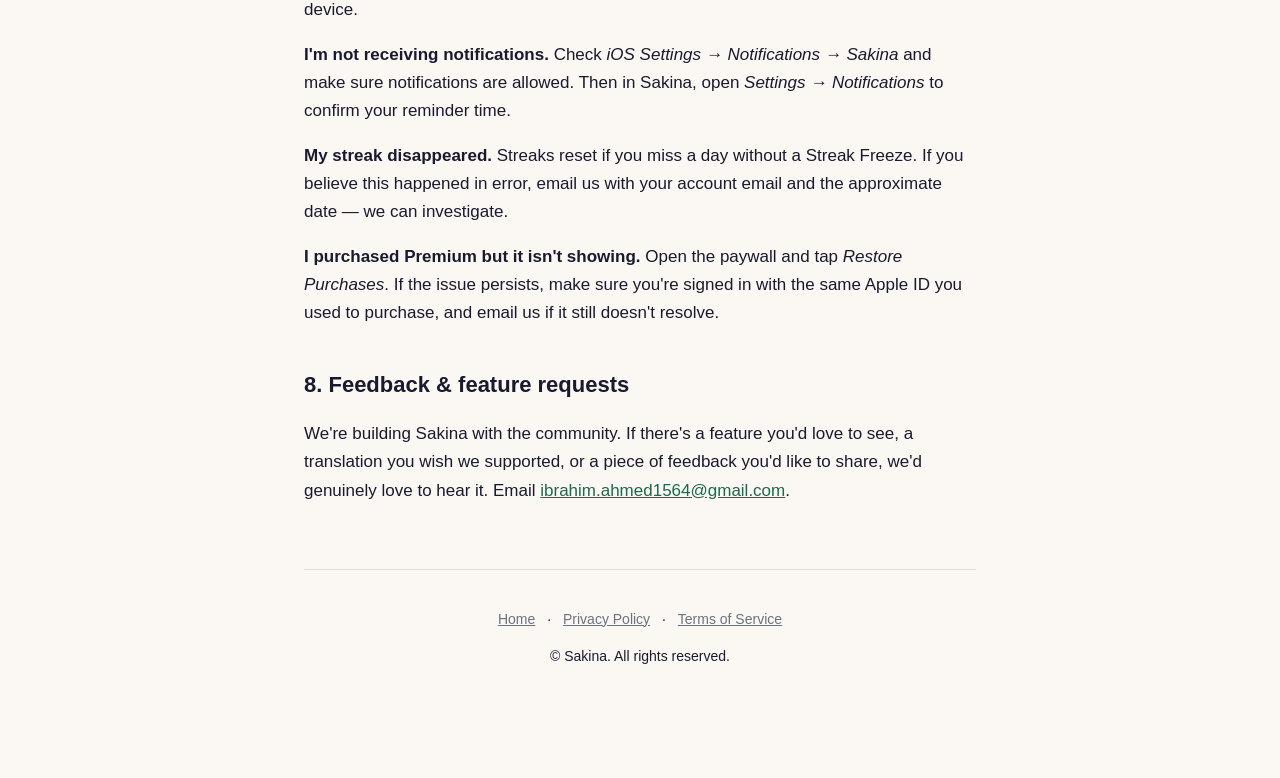
<file: support.html>
<!DOCTYPE html>
<html lang="en">
<head>
<meta charset="utf-8" />
<meta name="viewport" content="width=device-width, initial-scale=1" />
<title>Support — Sakina</title>
<link rel="stylesheet" href="style.css" />
</head>
<body>
<main class="container">
  <header>
    <a class="brand" href="index.html">Sakina</a>
    <h1>Support</h1>
    <p class="effective-date">We're here to help you get the most out of Sakina.</p>
  </header>

  <div class="notice">
    <strong>Need help?</strong> The fastest way to reach us is by email at
    <a href="mailto:ibrahim.ahmed1564@gmail.com">ibrahim.ahmed1564@gmail.com</a>. We read every message and
    typically respond within two business days.
  </div>

  <div class="toc">
    <strong>Contents</strong>
    <ol>
      <li><a href="#contact">Contact us</a></li>
      <li><a href="#getting-started">Getting started</a></li>
      <li><a href="#account">Account &amp; sign-in</a></li>
      <li><a href="#subscription">Subscription &amp; billing</a></li>
      <li><a href="#features">Using Sakina</a></li>
      <li><a href="#data">Your data</a></li>
      <li><a href="#troubleshooting">Troubleshooting</a></li>
      <li><a href="#feedback">Feedback &amp; feature requests</a></li>
    </ol>
  </div>

  <h2 id="contact">1. Contact us</h2>
  <p>
    For any question, bug report, billing issue, or feedback, email
    <a href="mailto:ibrahim.ahmed1564@gmail.com">ibrahim.ahmed1564@gmail.com</a>.
  </p>
  <p>
    When you write to us about a problem, it helps if you can include:
  </p>
  <ul>
    <li>The device you're using (e.g. iPhone 15 Pro, iOS 18.2)</li>
    <li>The version of Sakina (visible in <em>Settings → About</em>)</li>
    <li>A short description of what you expected and what happened instead</li>
    <li>A screenshot, if relevant</li>
  </ul>

  <h2 id="getting-started">2. Getting started</h2>
  <p>
    Sakina is a daily devotional. The core loop is simple: tell the app how you're feeling,
    and it returns one of the 99 Names of Allah, Quran verses tied to that Name, and a dua
    you can recite and save.
  </p>
  <p>
    The first time you open the app, you'll go through a short onboarding that personalizes
    your experience. You can complete it in about three minutes, and your answers help
    Sakina pick more relevant Names and duas for you over time.
  </p>

  <h2 id="account">3. Account &amp; sign-in</h2>
  <p>
    You can create a Sakina account with Sign in with Apple, Google, or email and password.
    All three methods give you the same access — your check-ins, reflections, saved duas,
    streak, and progress are tied to your account and sync across devices.
  </p>
  <p>
    <strong>Forgot your password?</strong> Tap "Forgot password" on the sign-in screen and
    we'll email you a reset link. If you signed up with Apple or Google, sign back in with
    that same provider — there's no password to reset.
  </p>
  <p>
    <strong>Want to delete your account?</strong> Open <em>Settings → Danger Zone → Delete
    Account</em>. This permanently removes your account, all journal entries, reflections,
    saved duas, streak history, and economy data. The action cannot be undone.
  </p>

  <h2 id="subscription">4. Subscription &amp; billing</h2>
  <p>
    Sakina is free to use with a daily warm-up of reflections, personal duas, and Name
    discoveries. Sakina Premium unlocks unlimited Reflect sessions, unlimited personal duas,
    full access to daily Discover Name, and the complete card collection.
  </p>
  <p>
    <strong>Managing your subscription.</strong> Your subscription is billed through your
    Apple ID. To view, change, or cancel it, open the App Store on your device, tap your
    profile picture, choose <em>Subscriptions</em>, and select Sakina. Cancellations take
    effect at the end of your current billing period — your premium features remain active
    until then.
  </p>
  <p>
    <strong>Free trial.</strong> Sakina Premium offers a free trial for new subscribers.
    You'll only be charged once the trial ends. If you cancel before the trial ends, you
    won't be charged.
  </p>
  <p>
    <strong>Refunds.</strong> Refunds are handled by Apple, not by Sakina. If you'd like to
    request a refund, visit <a href="https://reportaproblem.apple.com">reportaproblem.apple.com</a>
    and sign in with your Apple ID.
  </p>
  <p>
    <strong>Restoring purchases.</strong> If you reinstall Sakina or sign in on a new device
    and your premium access doesn't appear, open the paywall and tap <em>Restore Purchases</em>.
    This will recover any active subscription tied to your Apple ID.
  </p>

  <h2 id="features">5. Using Sakina</h2>
  <p>
    <strong>Daily check-in.</strong> Each day, Sakina asks how you're feeling. Your answer
    becomes a brief reflection that you can save to your journal. Daily check-ins build your
    streak and help you discover new Names of Allah over time.
  </p>
  <p>
    <strong>Reflect.</strong> Write freely about what's on your heart. Sakina matches your
    reflection to one of the 99 Names of Allah, Quranic verses connected to that Name, and a
    dua. The Names, verses, and duas come from a pre-verified scholarly database — Sakina
    does not generate religious content.
  </p>
  <p>
    <strong>Build a Dua.</strong> Tell Sakina about a specific need and it will craft a
    personal dua in Arabic, transliteration, and English, grounded in traditional Islamic
    supplication patterns.
  </p>
  <p>
    <strong>99 Names.</strong> Browse the complete collection of Allah's beautiful Names with
    Arabic calligraphy, transliteration, meaning, and a short explanation.
  </p>
  <p>
    <strong>Journal.</strong> Every check-in, reflection, and saved dua is kept in your
    journal so you can return to them whenever you want.
  </p>
  <p>
    <strong>Streaks.</strong> A daily flame tracks how many days in a row you've checked in.
    Premium users receive Streak Freezes that protect your streak when you can't check in
    on a given day.
  </p>

  <h2 id="data">6. Your data</h2>
  <p>
    Your reflections, journal entries, and saved duas are stored in your Sakina account so
    they sync across devices. We do not sell your data. Full details are in our
    <a href="privacy.html">Privacy Policy</a>.
  </p>
  <p>
    You can request a copy of your personal data, or ask us to correct or delete it, by
    emailing <a href="mailto:ibrahim.ahmed1564@gmail.com">ibrahim.ahmed1564@gmail.com</a>.
  </p>

  <h2 id="troubleshooting">7. Troubleshooting</h2>
  <p>
    <strong>The app feels slow or freezes.</strong> Force-quit the app (swipe up from the
    bottom of the screen and swipe Sakina away) and reopen it. If the issue continues, try
    restarting your device.
  </p>
  <p>
    <strong>I'm not receiving notifications.</strong> Check
    <em>iOS Settings → Notifications → Sakina</em> and make sure notifications are allowed.
    Then in Sakina, open <em>Settings → Notifications</em> to confirm your reminder time.
  </p>
  <p>
    <strong>My streak disappeared.</strong> Streaks reset if you miss a day without a Streak
    Freeze. If you believe this happened in error, email us with your account email and the
    approximate date — we can investigate.
  </p>
  <p>
    <strong>I purchased Premium but it isn't showing.</strong> Open the paywall and tap
    <em>Restore Purchases</em>. If the issue persists, make sure you're signed in with the
    same Apple ID you used to purchase, and email us if it still doesn't resolve.
  </p>

  <h2 id="feedback">8. Feedback &amp; feature requests</h2>
  <p>
    We're building Sakina with the community. If there's a feature you'd love to see, a
    translation you wish we supported, or a piece of feedback you'd like to share, we'd
    genuinely love to hear it. Email <a href="mailto:ibrahim.ahmed1564@gmail.com">ibrahim.ahmed1564@gmail.com</a>.
  </p>

  <footer>
    <p>
      <a href="index.html">Home</a> ·
      <a href="privacy.html">Privacy Policy</a> ·
      <a href="terms.html">Terms of Service</a>
    </p>
    <p>© Sakina. All rights reserved.</p>
  </footer>
</main>
</body>
</html>
</file>
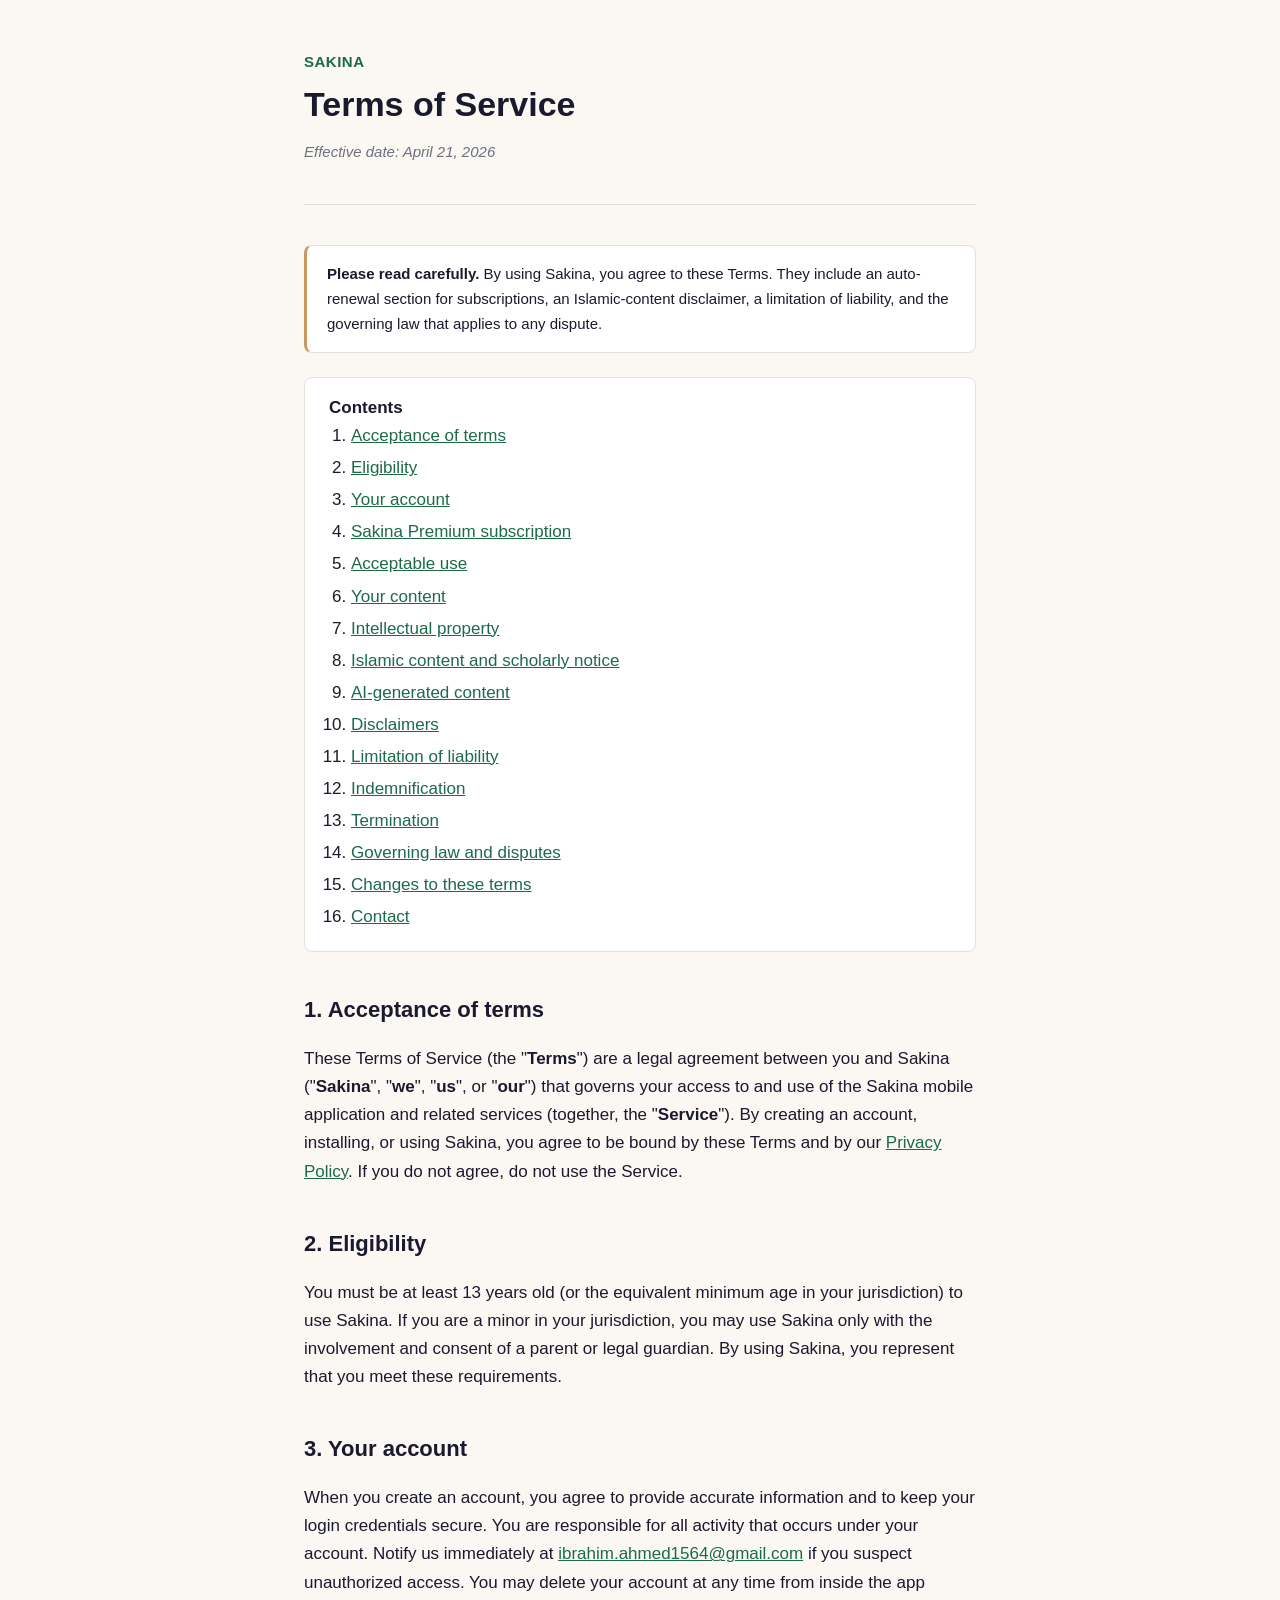
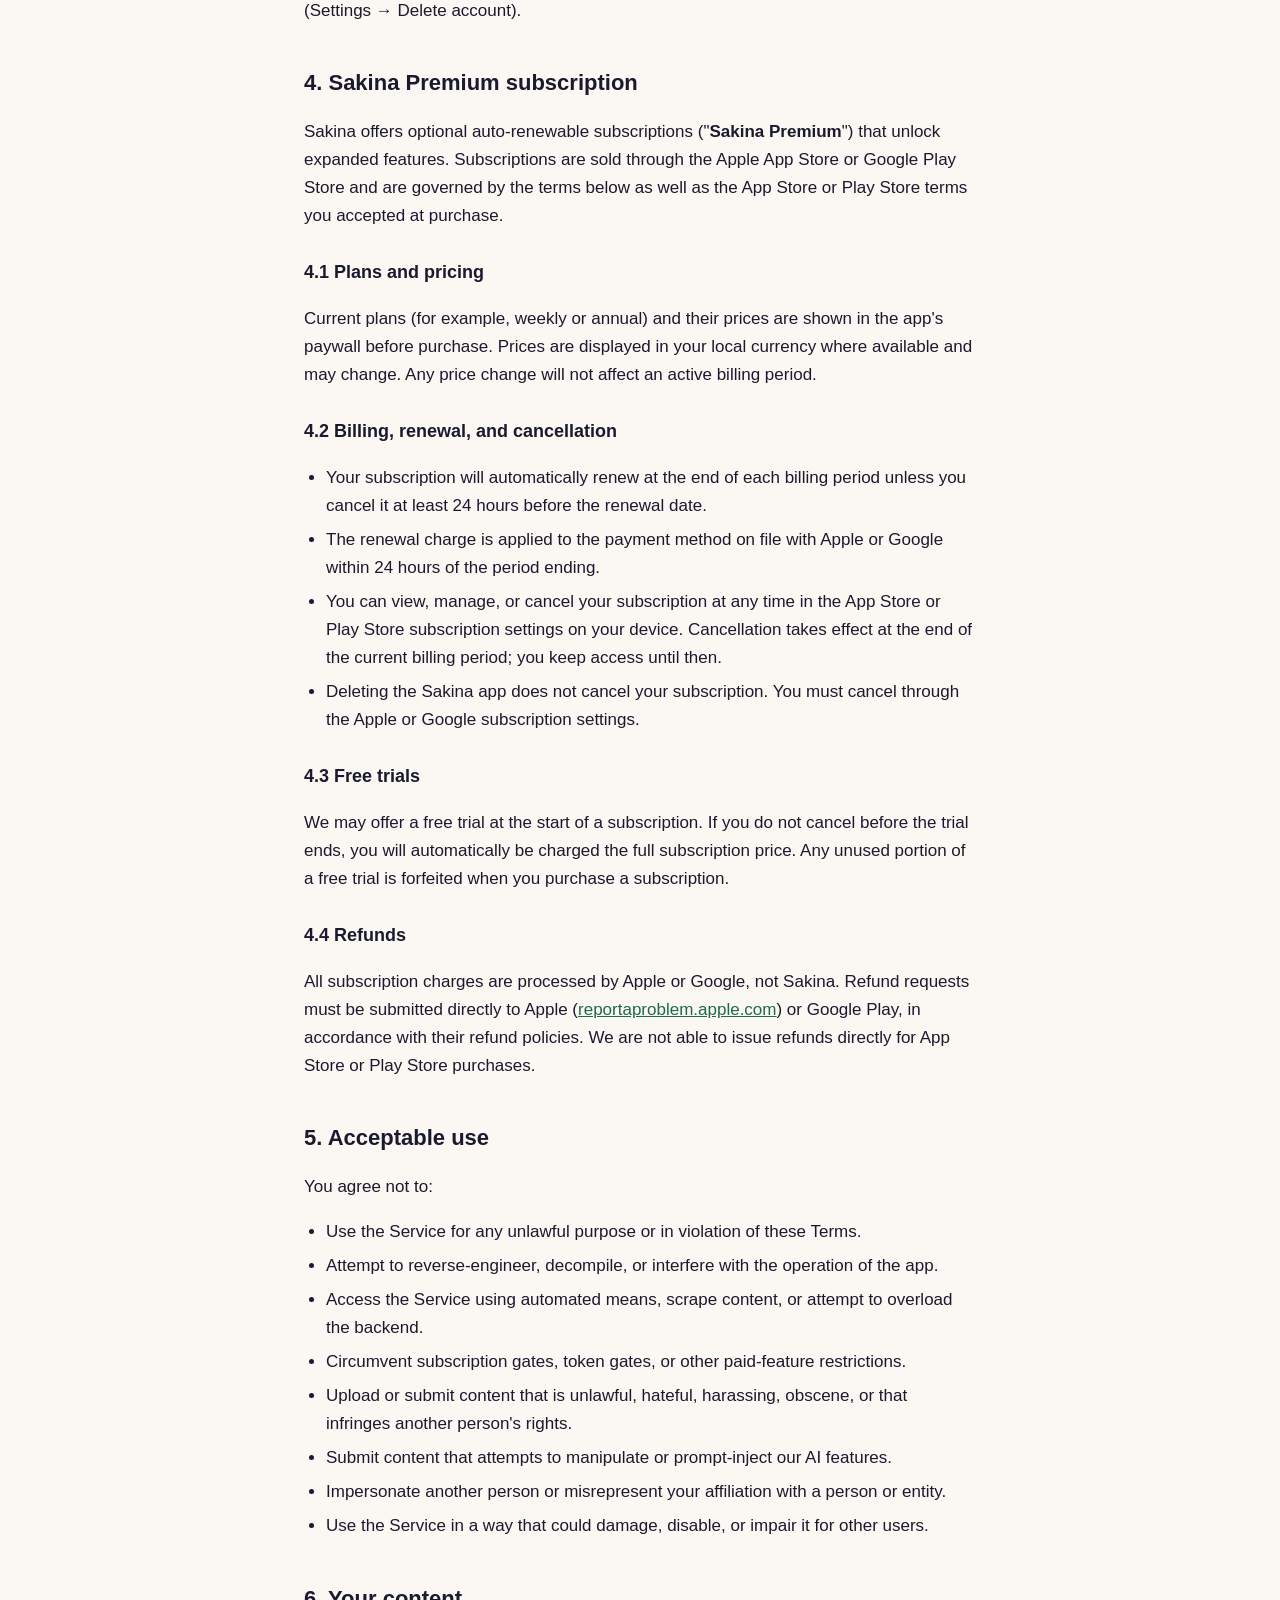
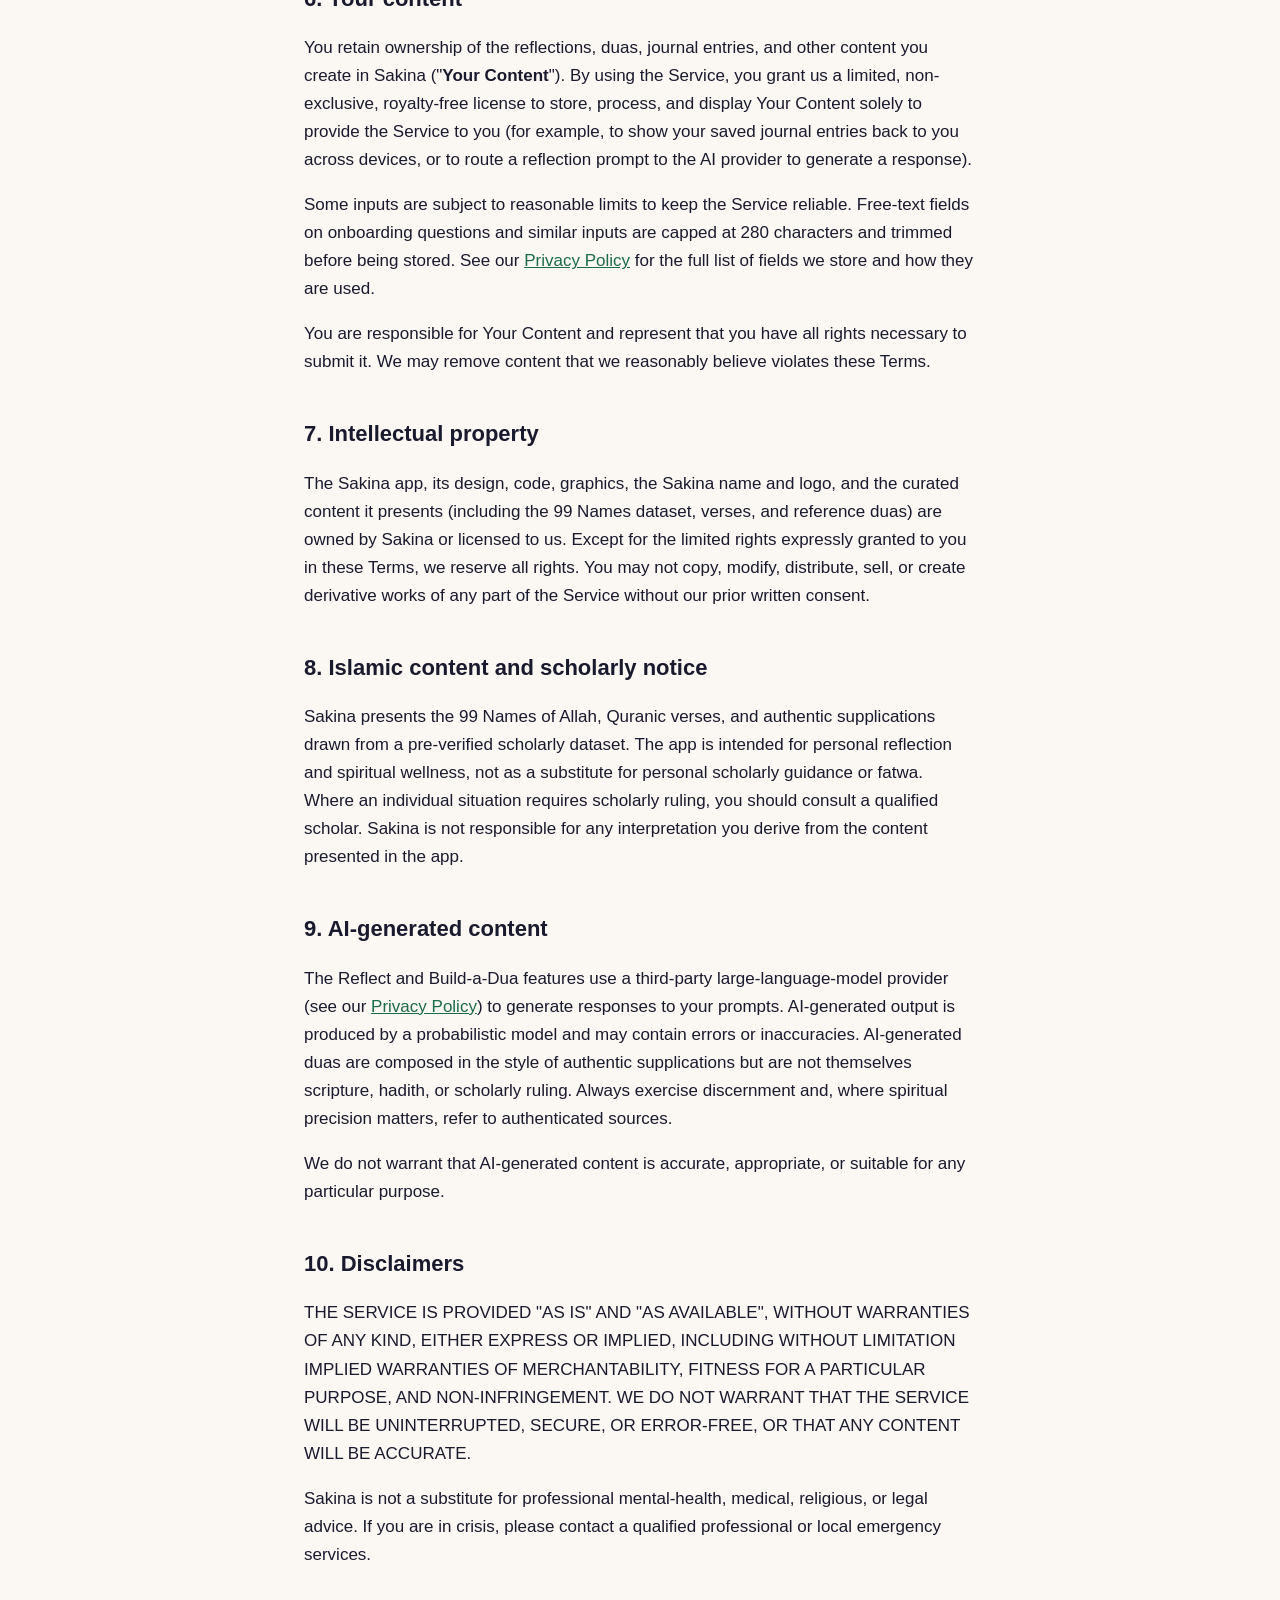
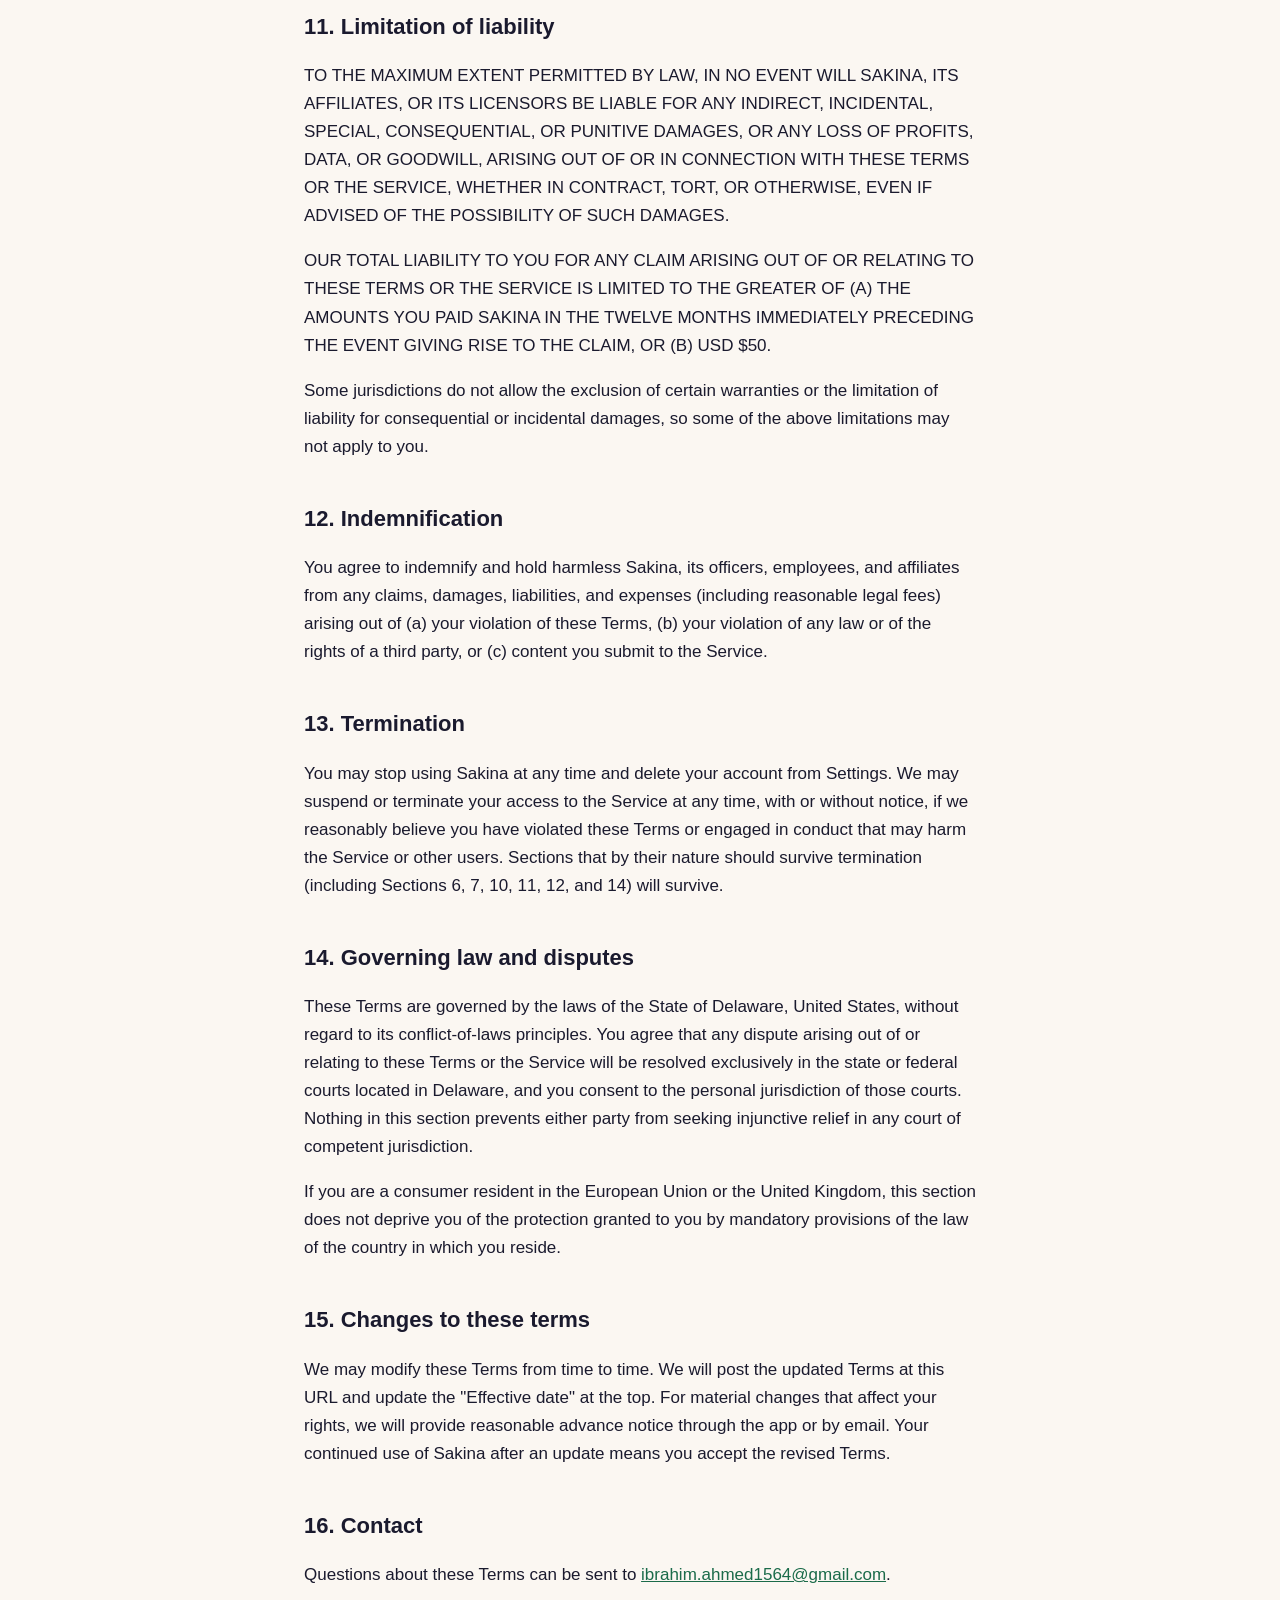
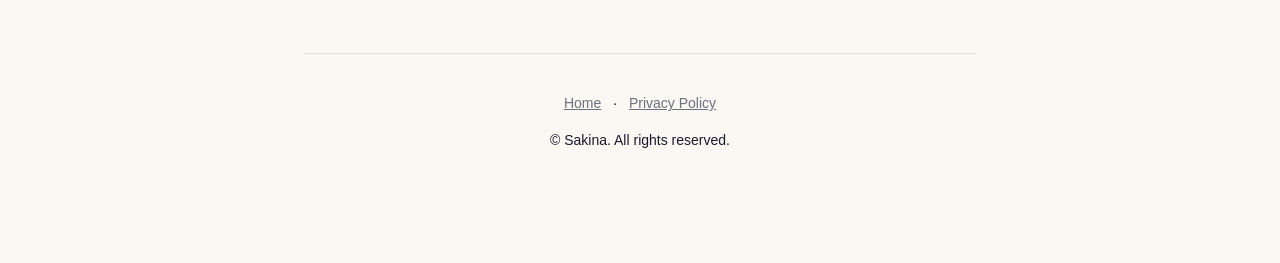
<file: terms.html>
<!DOCTYPE html>
<html lang="en">
<head>
<meta charset="utf-8" />
<meta name="viewport" content="width=device-width, initial-scale=1" />
<title>Terms of Service — Sakina</title>
<link rel="stylesheet" href="style.css" />
</head>
<body>
<main class="container">
  <header>
    <a class="brand" href="index.html">Sakina</a>
    <h1>Terms of Service</h1>
    <p class="effective-date">Effective date: April 21, 2026</p>
  </header>

  <div class="notice">
    <strong>Please read carefully.</strong> By using Sakina, you agree to these Terms. They
    include an auto-renewal section for subscriptions, an Islamic-content disclaimer, a
    limitation of liability, and the governing law that applies to any dispute.
  </div>

  <div class="toc">
    <strong>Contents</strong>
    <ol>
      <li><a href="#acceptance">Acceptance of terms</a></li>
      <li><a href="#eligibility">Eligibility</a></li>
      <li><a href="#account">Your account</a></li>
      <li><a href="#subscriptions">Sakina Premium subscription</a></li>
      <li><a href="#acceptable-use">Acceptable use</a></li>
      <li><a href="#user-content">Your content</a></li>
      <li><a href="#ip">Intellectual property</a></li>
      <li><a href="#islamic-content">Islamic content and scholarly notice</a></li>
      <li><a href="#ai-content">AI-generated content</a></li>
      <li><a href="#disclaimers">Disclaimers</a></li>
      <li><a href="#liability">Limitation of liability</a></li>
      <li><a href="#indemnification">Indemnification</a></li>
      <li><a href="#termination">Termination</a></li>
      <li><a href="#governing-law">Governing law and disputes</a></li>
      <li><a href="#changes">Changes to these terms</a></li>
      <li><a href="#contact">Contact</a></li>
    </ol>
  </div>

  <h2 id="acceptance">1. Acceptance of terms</h2>
  <p>
    These Terms of Service (the "<strong>Terms</strong>") are a legal agreement between you
    and Sakina ("<strong>Sakina</strong>", "<strong>we</strong>", "<strong>us</strong>", or
    "<strong>our</strong>") that governs your access to and use of the Sakina mobile
    application and related services (together, the "<strong>Service</strong>"). By creating
    an account, installing, or using Sakina, you agree to be bound by these Terms and by our
    <a href="privacy.html">Privacy Policy</a>. If you do not agree, do not use the Service.
  </p>

  <h2 id="eligibility">2. Eligibility</h2>
  <p>
    You must be at least 13 years old (or the equivalent minimum age in your jurisdiction) to
    use Sakina. If you are a minor in your jurisdiction, you may use Sakina only with the
    involvement and consent of a parent or legal guardian. By using Sakina, you represent
    that you meet these requirements.
  </p>

  <h2 id="account">3. Your account</h2>
  <p>
    When you create an account, you agree to provide accurate information and to keep your
    login credentials secure. You are responsible for all activity that occurs under your
    account. Notify us immediately at <a href="mailto:ibrahim.ahmed1564@gmail.com">ibrahim.ahmed1564@gmail.com</a>
    if you suspect unauthorized access. You may delete your account at any time from inside
    the app (Settings → Delete account).
  </p>

  <h2 id="subscriptions">4. Sakina Premium subscription</h2>
  <p>
    Sakina offers optional auto-renewable subscriptions ("<strong>Sakina Premium</strong>")
    that unlock expanded features. Subscriptions are sold through the Apple App Store or
    Google Play Store and are governed by the terms below as well as the App Store or Play
    Store terms you accepted at purchase.
  </p>

  <h3>4.1 Plans and pricing</h3>
  <p>
    Current plans (for example, weekly or annual) and their prices are shown in the app's
    paywall before purchase. Prices are displayed in your local currency where available
    and may change. Any price change will not affect an active billing period.
  </p>

  <h3>4.2 Billing, renewal, and cancellation</h3>
  <ul>
    <li>
      Your subscription will automatically renew at the end of each billing period unless you
      cancel it at least 24 hours before the renewal date.
    </li>
    <li>
      The renewal charge is applied to the payment method on file with Apple or Google within
      24 hours of the period ending.
    </li>
    <li>
      You can view, manage, or cancel your subscription at any time in the App Store or Play
      Store subscription settings on your device. Cancellation takes effect at the end of the
      current billing period; you keep access until then.
    </li>
    <li>
      Deleting the Sakina app does not cancel your subscription. You must cancel through the
      Apple or Google subscription settings.
    </li>
  </ul>

  <h3>4.3 Free trials</h3>
  <p>
    We may offer a free trial at the start of a subscription. If you do not cancel before the
    trial ends, you will automatically be charged the full subscription price. Any unused
    portion of a free trial is forfeited when you purchase a subscription.
  </p>

  <h3>4.4 Refunds</h3>
  <p>
    All subscription charges are processed by Apple or Google, not Sakina. Refund requests
    must be submitted directly to Apple (<a href="https://reportaproblem.apple.com" target="_blank" rel="noopener">reportaproblem.apple.com</a>)
    or Google Play, in accordance with their refund policies. We are not able to issue
    refunds directly for App Store or Play Store purchases.
  </p>

  <h2 id="acceptable-use">5. Acceptable use</h2>
  <p>You agree not to:</p>
  <ul>
    <li>Use the Service for any unlawful purpose or in violation of these Terms.</li>
    <li>Attempt to reverse-engineer, decompile, or interfere with the operation of the app.</li>
    <li>Access the Service using automated means, scrape content, or attempt to overload the backend.</li>
    <li>Circumvent subscription gates, token gates, or other paid-feature restrictions.</li>
    <li>Upload or submit content that is unlawful, hateful, harassing, obscene, or that infringes another person's rights.</li>
    <li>Submit content that attempts to manipulate or prompt-inject our AI features.</li>
    <li>Impersonate another person or misrepresent your affiliation with a person or entity.</li>
    <li>Use the Service in a way that could damage, disable, or impair it for other users.</li>
  </ul>

  <h2 id="user-content">6. Your content</h2>
  <p>
    You retain ownership of the reflections, duas, journal entries, and other content you
    create in Sakina ("<strong>Your Content</strong>"). By using the Service, you grant us a
    limited, non-exclusive, royalty-free license to store, process, and display Your Content
    solely to provide the Service to you (for example, to show your saved journal entries
    back to you across devices, or to route a reflection prompt to the AI provider to
    generate a response).
  </p>
  <p>
    Some inputs are subject to reasonable limits to keep the Service reliable. Free-text
    fields on onboarding questions and similar inputs are capped at 280 characters and
    trimmed before being stored. See our
    <a href="privacy.html#information-we-collect">Privacy Policy</a> for the full list of
    fields we store and how they are used.
  </p>
  <p>
    You are responsible for Your Content and represent that you have all rights necessary to
    submit it. We may remove content that we reasonably believe violates these Terms.
  </p>

  <h2 id="ip">7. Intellectual property</h2>
  <p>
    The Sakina app, its design, code, graphics, the Sakina name and logo, and the curated
    content it presents (including the 99 Names dataset, verses, and reference duas) are
    owned by Sakina or licensed to us. Except for the limited rights expressly granted to
    you in these Terms, we reserve all rights. You may not copy, modify, distribute, sell,
    or create derivative works of any part of the Service without our prior written consent.
  </p>

  <h2 id="islamic-content">8. Islamic content and scholarly notice</h2>
  <p>
    Sakina presents the 99 Names of Allah, Quranic verses, and authentic supplications drawn
    from a pre-verified scholarly dataset. The app is intended for personal reflection and
    spiritual wellness, not as a substitute for personal scholarly guidance or fatwa. Where
    an individual situation requires scholarly ruling, you should consult a qualified
    scholar. Sakina is not responsible for any interpretation you derive from the content
    presented in the app.
  </p>

  <h2 id="ai-content">9. AI-generated content</h2>
  <p>
    The Reflect and Build-a-Dua features use a third-party large-language-model provider
    (see our <a href="privacy.html#third-parties">Privacy Policy</a>) to generate responses
    to your prompts. AI-generated output is produced by a probabilistic model and may
    contain errors or inaccuracies. AI-generated duas are composed in the style of
    authentic supplications but are not themselves scripture, hadith, or scholarly ruling.
    Always exercise discernment and, where spiritual precision matters, refer to
    authenticated sources.
  </p>
  <p>
    We do not warrant that AI-generated content is accurate, appropriate, or suitable for
    any particular purpose.
  </p>

  <h2 id="disclaimers">10. Disclaimers</h2>
  <p>
    THE SERVICE IS PROVIDED "AS IS" AND "AS AVAILABLE", WITHOUT WARRANTIES OF ANY KIND,
    EITHER EXPRESS OR IMPLIED, INCLUDING WITHOUT LIMITATION IMPLIED WARRANTIES OF
    MERCHANTABILITY, FITNESS FOR A PARTICULAR PURPOSE, AND NON-INFRINGEMENT. WE DO NOT
    WARRANT THAT THE SERVICE WILL BE UNINTERRUPTED, SECURE, OR ERROR-FREE, OR THAT ANY
    CONTENT WILL BE ACCURATE.
  </p>
  <p>
    Sakina is not a substitute for professional mental-health, medical, religious, or legal
    advice. If you are in crisis, please contact a qualified professional or local emergency
    services.
  </p>

  <h2 id="liability">11. Limitation of liability</h2>
  <p>
    TO THE MAXIMUM EXTENT PERMITTED BY LAW, IN NO EVENT WILL SAKINA, ITS AFFILIATES,
    OR ITS LICENSORS BE LIABLE FOR ANY INDIRECT, INCIDENTAL, SPECIAL, CONSEQUENTIAL, OR
    PUNITIVE DAMAGES, OR ANY LOSS OF PROFITS, DATA, OR GOODWILL, ARISING OUT OF OR IN
    CONNECTION WITH THESE TERMS OR THE SERVICE, WHETHER IN CONTRACT, TORT, OR OTHERWISE,
    EVEN IF ADVISED OF THE POSSIBILITY OF SUCH DAMAGES.
  </p>
  <p>
    OUR TOTAL LIABILITY TO YOU FOR ANY CLAIM ARISING OUT OF OR RELATING TO THESE TERMS OR
    THE SERVICE IS LIMITED TO THE GREATER OF (A) THE AMOUNTS YOU PAID SAKINA IN THE TWELVE
    MONTHS IMMEDIATELY PRECEDING THE EVENT GIVING RISE TO THE CLAIM, OR (B) USD $50.
  </p>
  <p>
    Some jurisdictions do not allow the exclusion of certain warranties or the limitation of
    liability for consequential or incidental damages, so some of the above limitations may
    not apply to you.
  </p>

  <h2 id="indemnification">12. Indemnification</h2>
  <p>
    You agree to indemnify and hold harmless Sakina, its officers, employees, and affiliates
    from any claims, damages, liabilities, and expenses (including reasonable legal fees)
    arising out of (a) your violation of these Terms, (b) your violation of any law or of the
    rights of a third party, or (c) content you submit to the Service.
  </p>

  <h2 id="termination">13. Termination</h2>
  <p>
    You may stop using Sakina at any time and delete your account from Settings. We may
    suspend or terminate your access to the Service at any time, with or without notice, if
    we reasonably believe you have violated these Terms or engaged in conduct that may harm
    the Service or other users. Sections that by their nature should survive termination
    (including Sections 6, 7, 10, 11, 12, and 14) will survive.
  </p>

  <h2 id="governing-law">14. Governing law and disputes</h2>
  <p>
    These Terms are governed by the laws of the State of Delaware, United States, without
    regard to its conflict-of-laws principles. You agree that any dispute arising out of or
    relating to these Terms or the Service will be resolved exclusively in the state or
    federal courts located in Delaware, and you consent to the personal jurisdiction of
    those courts. Nothing in this section prevents either party from seeking injunctive
    relief in any court of competent jurisdiction.
  </p>
  <p>
    If you are a consumer resident in the European Union or the United Kingdom, this section
    does not deprive you of the protection granted to you by mandatory provisions of the law
    of the country in which you reside.
  </p>

  <h2 id="changes">15. Changes to these terms</h2>
  <p>
    We may modify these Terms from time to time. We will post the updated Terms at this URL
    and update the "Effective date" at the top. For material changes that affect your rights,
    we will provide reasonable advance notice through the app or by email. Your continued use
    of Sakina after an update means you accept the revised Terms.
  </p>

  <h2 id="contact">16. Contact</h2>
  <p>
    Questions about these Terms can be sent to
    <a href="mailto:ibrahim.ahmed1564@gmail.com">ibrahim.ahmed1564@gmail.com</a>.
  </p>

  <footer>
    <p>
      <a href="index.html">Home</a> ·
      <a href="privacy.html">Privacy Policy</a>
    </p>
    <p>© Sakina. All rights reserved.</p>
  </footer>
</main>
</body>
</html>
</file>
<file: style.css>
/* Shared styling for Sakina legal pages.
   Intentionally minimal — high readability, print-friendly, no external deps. */
:root {
  --bg: #fbf7f2;
  --surface: #ffffff;
  --text: #1a1a2e;
  --text-muted: #6b7280;
  --primary: #1b6b4a;
  --border: #e5e0d8;
  --accent: #c8985e;
}

* {
  box-sizing: border-box;
}

body {
  margin: 0;
  padding: 0;
  font-family: -apple-system, BlinkMacSystemFont, "Segoe UI", Roboto, "Helvetica Neue", Arial, sans-serif;
  background: var(--bg);
  color: var(--text);
  line-height: 1.65;
  font-size: 17px;
}

.container {
  max-width: 720px;
  margin: 0 auto;
  padding: 48px 24px 96px;
}

header {
  border-bottom: 1px solid var(--border);
  padding-bottom: 24px;
  margin-bottom: 40px;
}

header .brand {
  display: inline-block;
  color: var(--primary);
  font-weight: 600;
  text-decoration: none;
  font-size: 15px;
  letter-spacing: 0.5px;
  text-transform: uppercase;
  margin-bottom: 8px;
}

header .brand:hover {
  text-decoration: underline;
}

h1 {
  font-size: 34px;
  line-height: 1.25;
  margin: 0 0 8px;
  color: var(--text);
}

h2 {
  font-size: 22px;
  margin: 40px 0 12px;
  color: var(--text);
  scroll-margin-top: 24px;
}

h3 {
  font-size: 18px;
  margin: 28px 0 8px;
  color: var(--text);
}

p, li {
  color: var(--text);
}

ul, ol {
  padding-left: 22px;
}

li {
  margin-bottom: 6px;
}

a {
  color: var(--primary);
  text-decoration: underline;
}

a:hover {
  text-decoration: none;
}

code, kbd {
  font-family: ui-monospace, SFMono-Regular, Menlo, monospace;
  font-size: 0.92em;
  background: rgba(27, 107, 74, 0.08);
  padding: 2px 6px;
  border-radius: 4px;
}

.effective-date {
  color: var(--text-muted);
  font-size: 15px;
  font-style: italic;
}

.notice {
  background: var(--surface);
  border: 1px solid var(--border);
  border-left: 3px solid var(--accent);
  padding: 16px 20px;
  border-radius: 8px;
  margin: 24px 0;
  font-size: 15px;
}

.toc {
  background: var(--surface);
  border: 1px solid var(--border);
  border-radius: 8px;
  padding: 16px 24px;
  margin: 24px 0 40px;
}

.toc ol {
  margin: 0;
}

.toc li {
  margin-bottom: 4px;
}

footer {
  border-top: 1px solid var(--border);
  padding-top: 24px;
  margin-top: 64px;
  color: var(--text-muted);
  font-size: 14px;
  text-align: center;
}

footer a {
  color: var(--text-muted);
  margin: 0 8px;
}

@media (max-width: 600px) {
  .container {
    padding: 32px 18px 64px;
  }
  h1 { font-size: 28px; }
  h2 { font-size: 20px; }
  body { font-size: 16px; }
}
</file>
